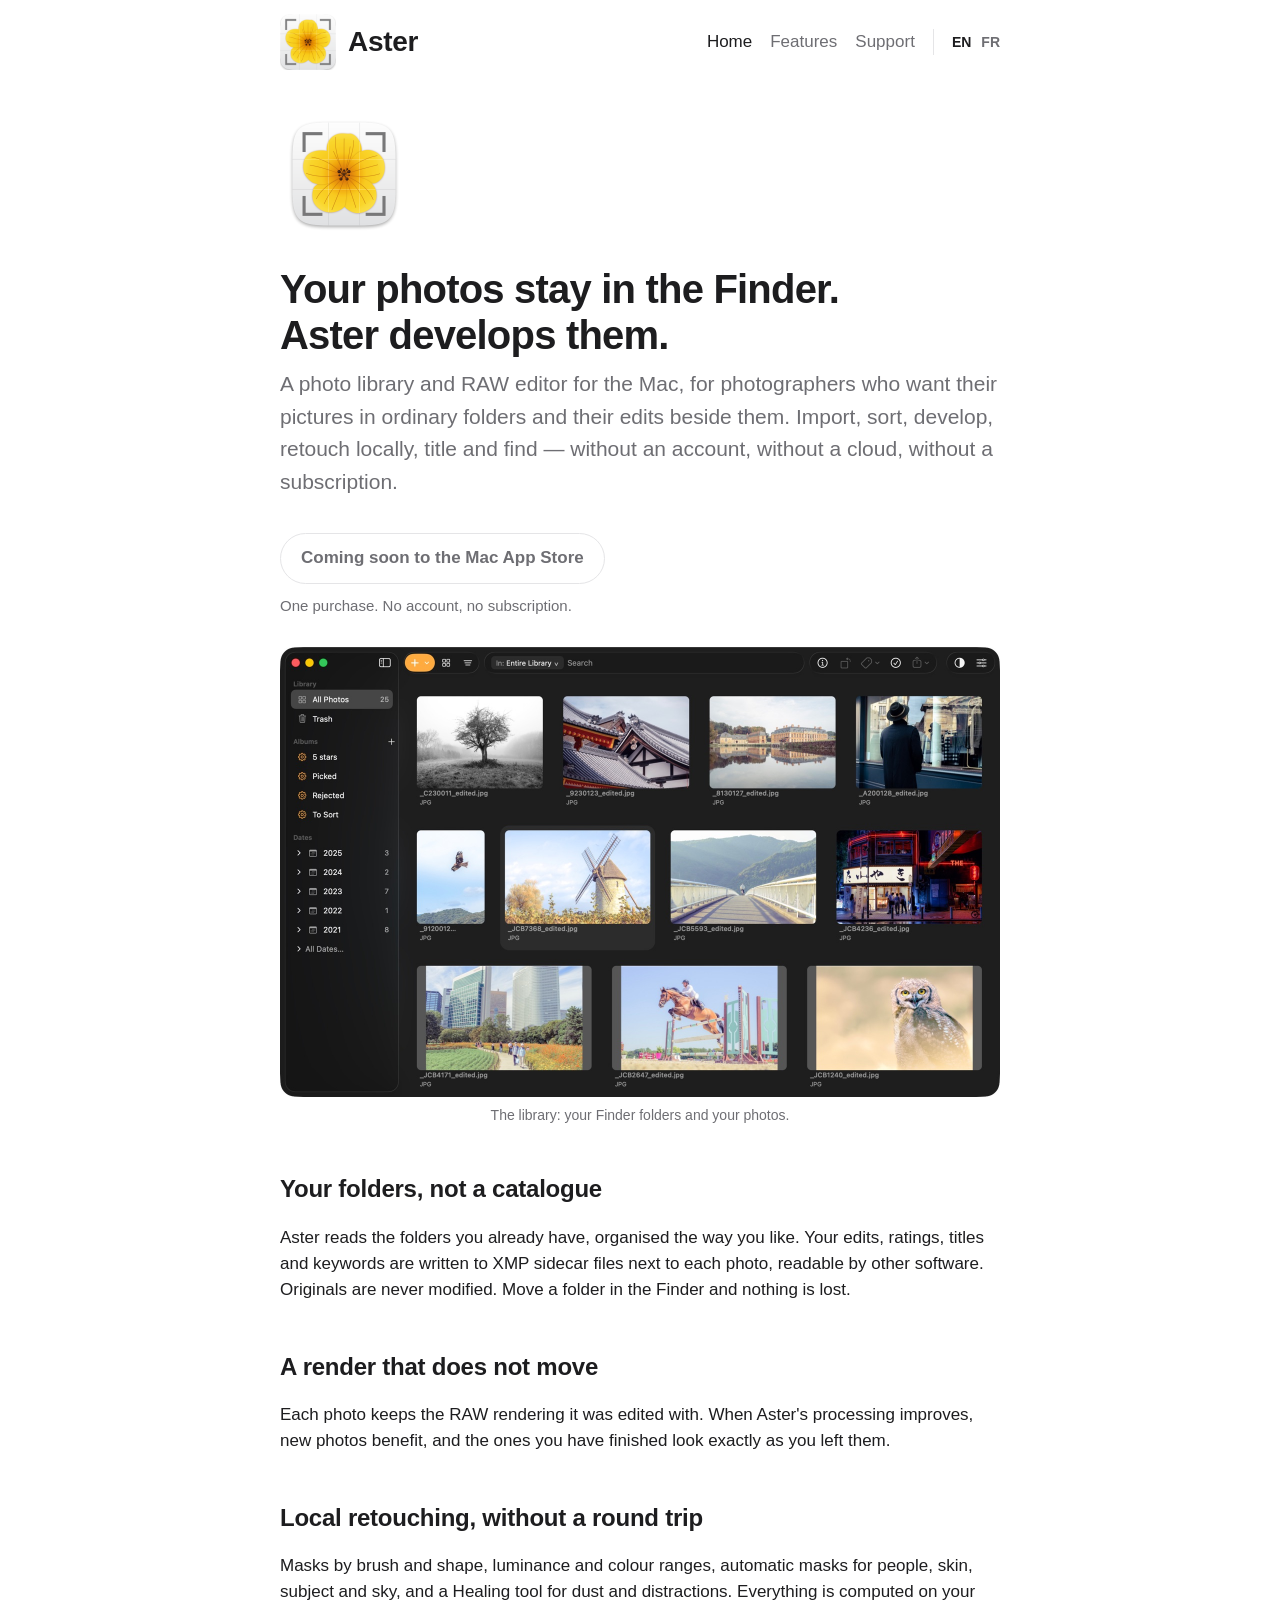
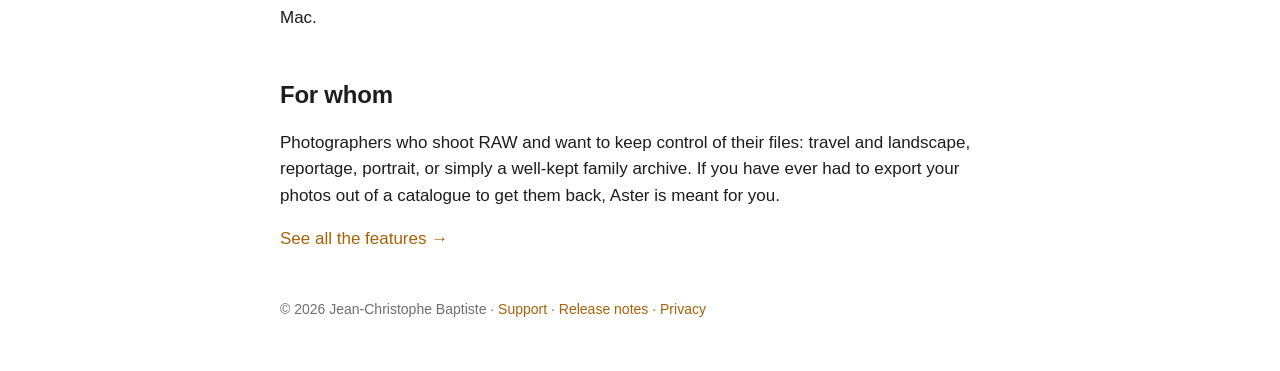
<file: docs/index.html>
<!doctype html>
<html lang="en">
<head>
  <meta charset="utf-8">
  <meta name="viewport" content="width=device-width, initial-scale=1">
  <title>Aster — Photo editing on the Mac, with your files where they are</title>
  <meta name="description" content="Aster is a photo library and RAW editor for the Mac. Your photos stay in ordinary Finder folders. One purchase, no subscription.">
  <link rel="alternate" hreflang="en" href="https://aster.jcbaptiste.com/">
  <link rel="alternate" hreflang="fr" href="https://aster.jcbaptiste.com/fr/">
  <link rel="alternate" hreflang="x-default" href="https://aster.jcbaptiste.com/">
  <link rel="stylesheet" href="style.css">
  <link rel="icon" href="images/icon.png">
  <link rel="apple-touch-icon" href="images/icon.png">
</head>
<body>
  <header class="site">
    <a class="brand" href="./"><img src="images/logo.png" alt="">Aster</a>
    <nav><a class="current" href="./">Home</a><a href="features.html">Features</a><a href="support.html">Support</a><span class="lang"><a class="current" href="./" hreflang="en" lang="en">EN</a><a href="fr/./" hreflang="fr" lang="fr">FR</a></span></nav>
  </header>
  <main>
    <img class="hero-icon" src="images/icon-512.png" alt="The Aster icon">
    <h1>Your photos stay in the Finder.<br>Aster develops them.</h1>
    <p class="lede">A photo library and RAW editor for the Mac, for photographers who want their pictures in ordinary folders and their edits beside them. Import, sort, develop, retouch locally, title and find — without an account, without a cloud, without a subscription.</p>
    <span class="cta soon">Coming soon to the Mac App Store</span>
    <p class="note">One purchase. No account, no subscription.</p>

    <figure><img src="images/en/grille.jpg" alt="The Aster library window: a grid of photos, with the folders on the left" width="1440" height="900" loading="lazy"><figcaption>The library: your Finder folders and your photos.</figcaption></figure>

    <h2>Your folders, not a catalogue</h2>
    <p>Aster reads the folders you already have, organised the way you like. Your edits, ratings, titles and keywords are written to XMP sidecar files next to each photo, readable by other software. Originals are never modified. Move a folder in the Finder and nothing is lost.</p>

    <h2>A render that does not move</h2>
    <p>Each photo keeps the RAW rendering it was edited with. When Aster's processing improves, new photos benefit, and the ones you have finished look exactly as you left them.</p>

    <h2>Local retouching, without a round trip</h2>
    <p>Masks by brush and shape, luminance and colour ranges, automatic masks for people, skin, subject and sky, and a Healing tool for dust and distractions. Everything is computed on your Mac.</p>

    <h2>For whom</h2>
    <p>Photographers who shoot RAW and want to keep control of their files: travel and landscape, reportage, portrait, or simply a well-kept family archive. If you have ever had to export your photos out of a catalogue to get them back, Aster is meant for you.</p>

    <p><a href="features.html">See all the features →</a></p>
  </main>
  <footer class="site">
    © 2026 Jean-Christophe Baptiste · <a href="support.html">Support</a> · <a href="release-notes.html">Release notes</a> · <a href="privacy.html">Privacy</a>
  </footer>
</body>
</html>
</file>
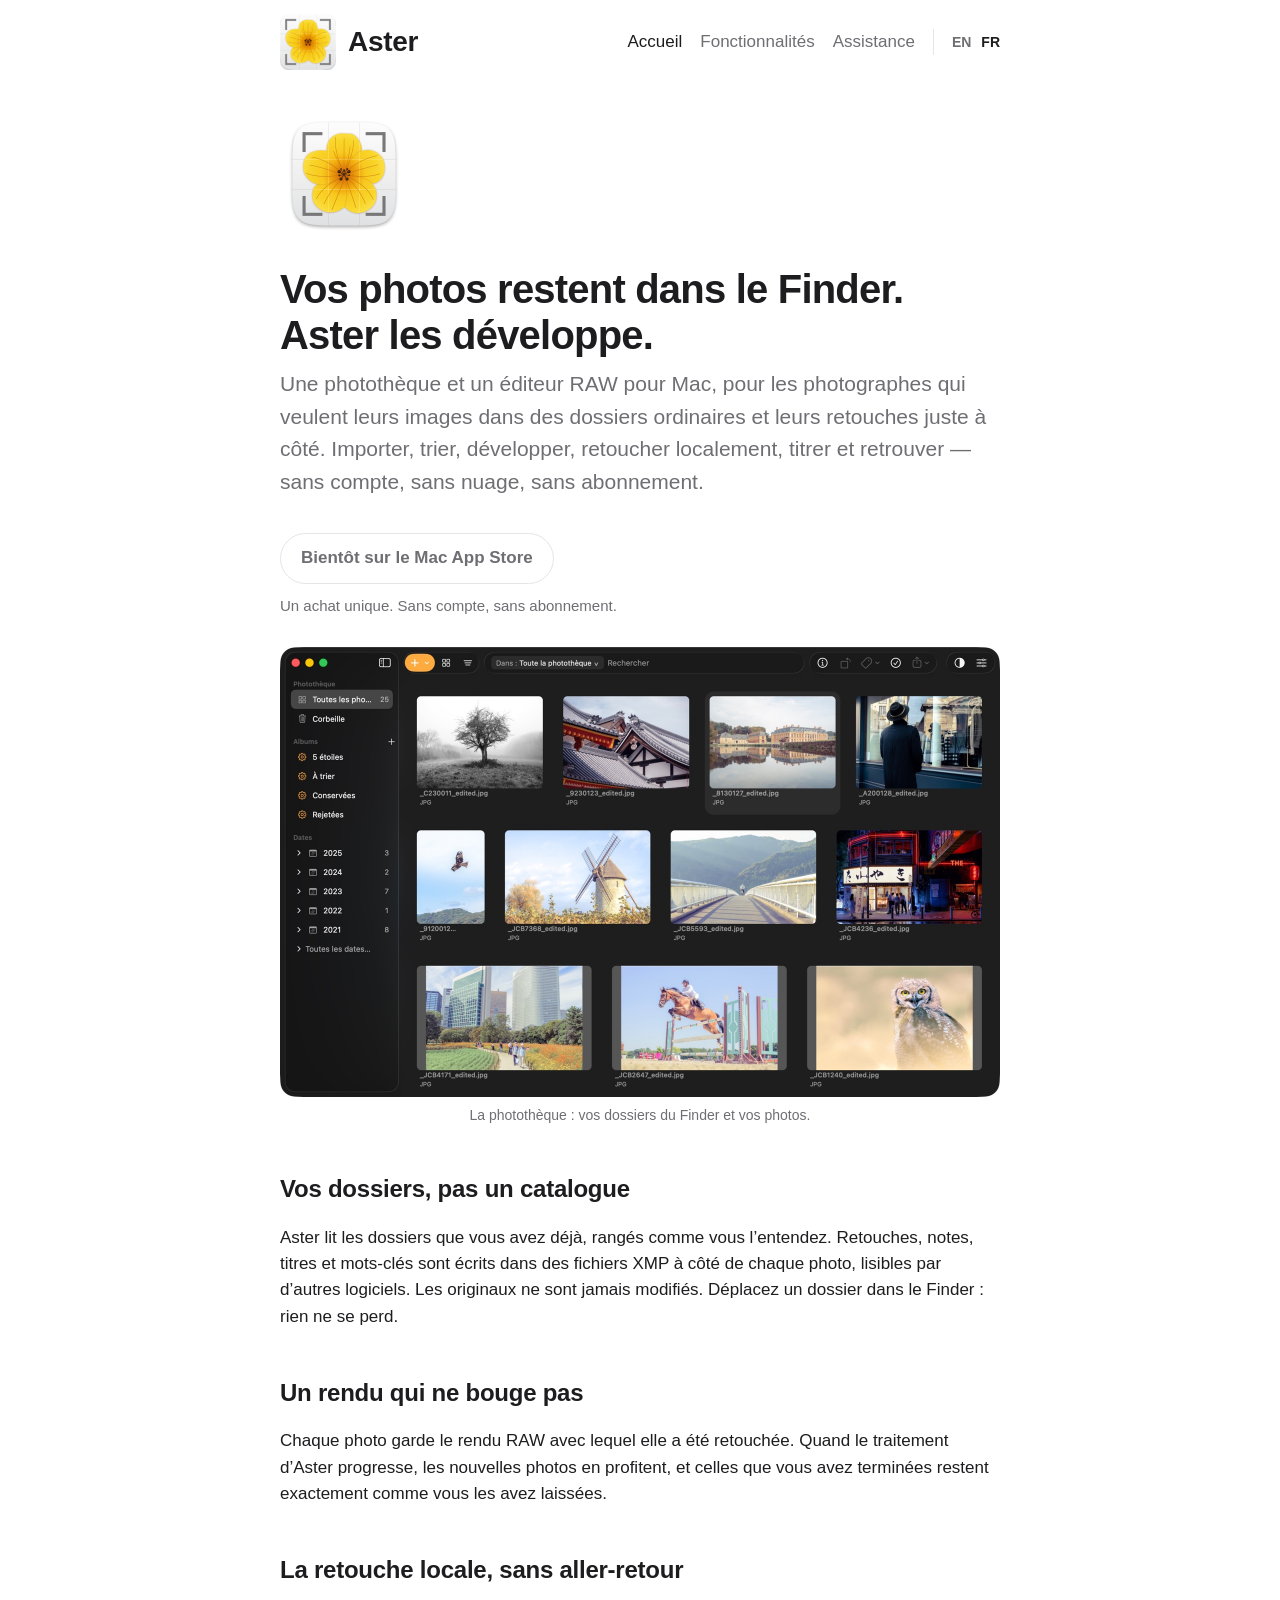
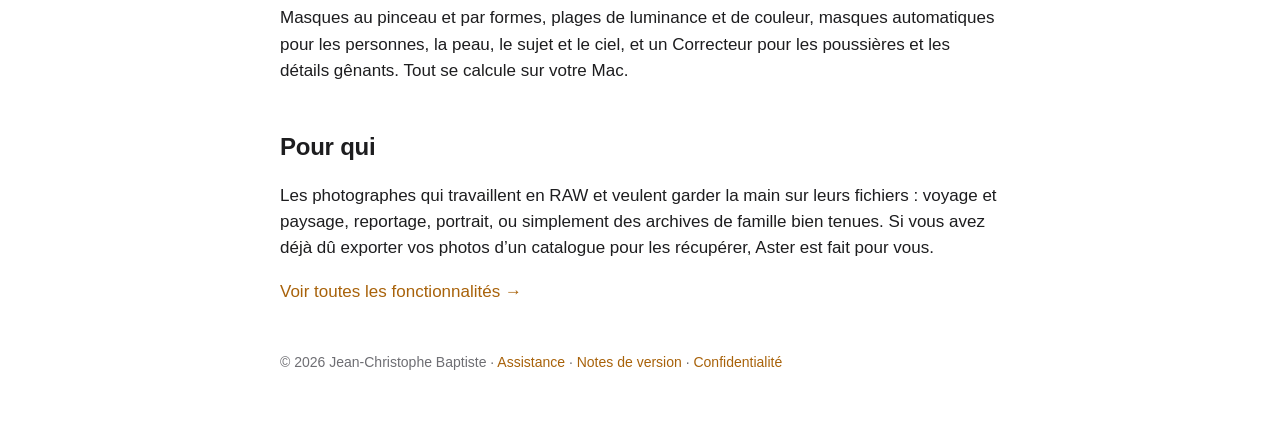
<file: docs/fr/index.html>
<!doctype html>
<html lang="fr">
<head>
  <meta charset="utf-8">
  <meta name="viewport" content="width=device-width, initial-scale=1">
  <title>Aster — La retouche photo sur Mac, vos fichiers là où ils sont</title>
  <meta name="description" content="Aster est une photothèque et un éditeur RAW pour Mac. Vos photos restent dans des dossiers ordinaires du Finder. Un achat unique, sans abonnement.">
  <link rel="alternate" hreflang="en" href="https://aster.jcbaptiste.com/">
  <link rel="alternate" hreflang="fr" href="https://aster.jcbaptiste.com/fr/">
  <link rel="alternate" hreflang="x-default" href="https://aster.jcbaptiste.com/">
  <link rel="stylesheet" href="../style.css">
  <link rel="icon" href="../images/icon.png">
  <link rel="apple-touch-icon" href="../images/icon.png">
</head>
<body>
  <header class="site">
    <a class="brand" href="./"><img src="../images/logo.png" alt="">Aster</a>
    <nav><a class="current" href="./">Accueil</a><a href="features.html">Fonctionnalités</a><a href="support.html">Assistance</a><span class="lang"><a href=".././" hreflang="en" lang="en">EN</a><a class="current" href="./" hreflang="fr" lang="fr">FR</a></span></nav>
  </header>
  <main>
    <img class="hero-icon" src="../images/icon-512.png" alt="L’icône d’Aster">
    <h1>Vos photos restent dans le Finder.<br>Aster les développe.</h1>
    <p class="lede">Une photothèque et un éditeur RAW pour Mac, pour les photographes qui veulent leurs images dans des dossiers ordinaires et leurs retouches juste à côté. Importer, trier, développer, retoucher localement, titrer et retrouver — sans compte, sans nuage, sans abonnement.</p>
    <span class="cta soon">Bientôt sur le Mac App Store</span>
    <p class="note">Un achat unique. Sans compte, sans abonnement.</p>

    <figure><img src="../images/fr/grille.jpg" alt="La fenêtre de la photothèque Aster : une grille de photos, avec les dossiers à gauche" width="1440" height="900" loading="lazy"><figcaption>La photothèque : vos dossiers du Finder et vos photos.</figcaption></figure>

    <h2>Vos dossiers, pas un catalogue</h2>
    <p>Aster lit les dossiers que vous avez déjà, rangés comme vous l’entendez. Retouches, notes, titres et mots-clés sont écrits dans des fichiers XMP à côté de chaque photo, lisibles par d’autres logiciels. Les originaux ne sont jamais modifiés. Déplacez un dossier dans le Finder : rien ne se perd.</p>

    <h2>Un rendu qui ne bouge pas</h2>
    <p>Chaque photo garde le rendu RAW avec lequel elle a été retouchée. Quand le traitement d’Aster progresse, les nouvelles photos en profitent, et celles que vous avez terminées restent exactement comme vous les avez laissées.</p>

    <h2>La retouche locale, sans aller-retour</h2>
    <p>Masques au pinceau et par formes, plages de luminance et de couleur, masques automatiques pour les personnes, la peau, le sujet et le ciel, et un Correcteur pour les poussières et les détails gênants. Tout se calcule sur votre Mac.</p>

    <h2>Pour qui</h2>
    <p>Les photographes qui travaillent en RAW et veulent garder la main sur leurs fichiers : voyage et paysage, reportage, portrait, ou simplement des archives de famille bien tenues. Si vous avez déjà dû exporter vos photos d’un catalogue pour les récupérer, Aster est fait pour vous.</p>

    <p><a href="features.html">Voir toutes les fonctionnalités →</a></p>
  </main>
  <footer class="site">
    © 2026 Jean-Christophe Baptiste · <a href="support.html">Assistance</a> · <a href="release-notes.html">Notes de version</a> · <a href="privacy.html">Confidentialité</a>
  </footer>
</body>
</html>
</file>
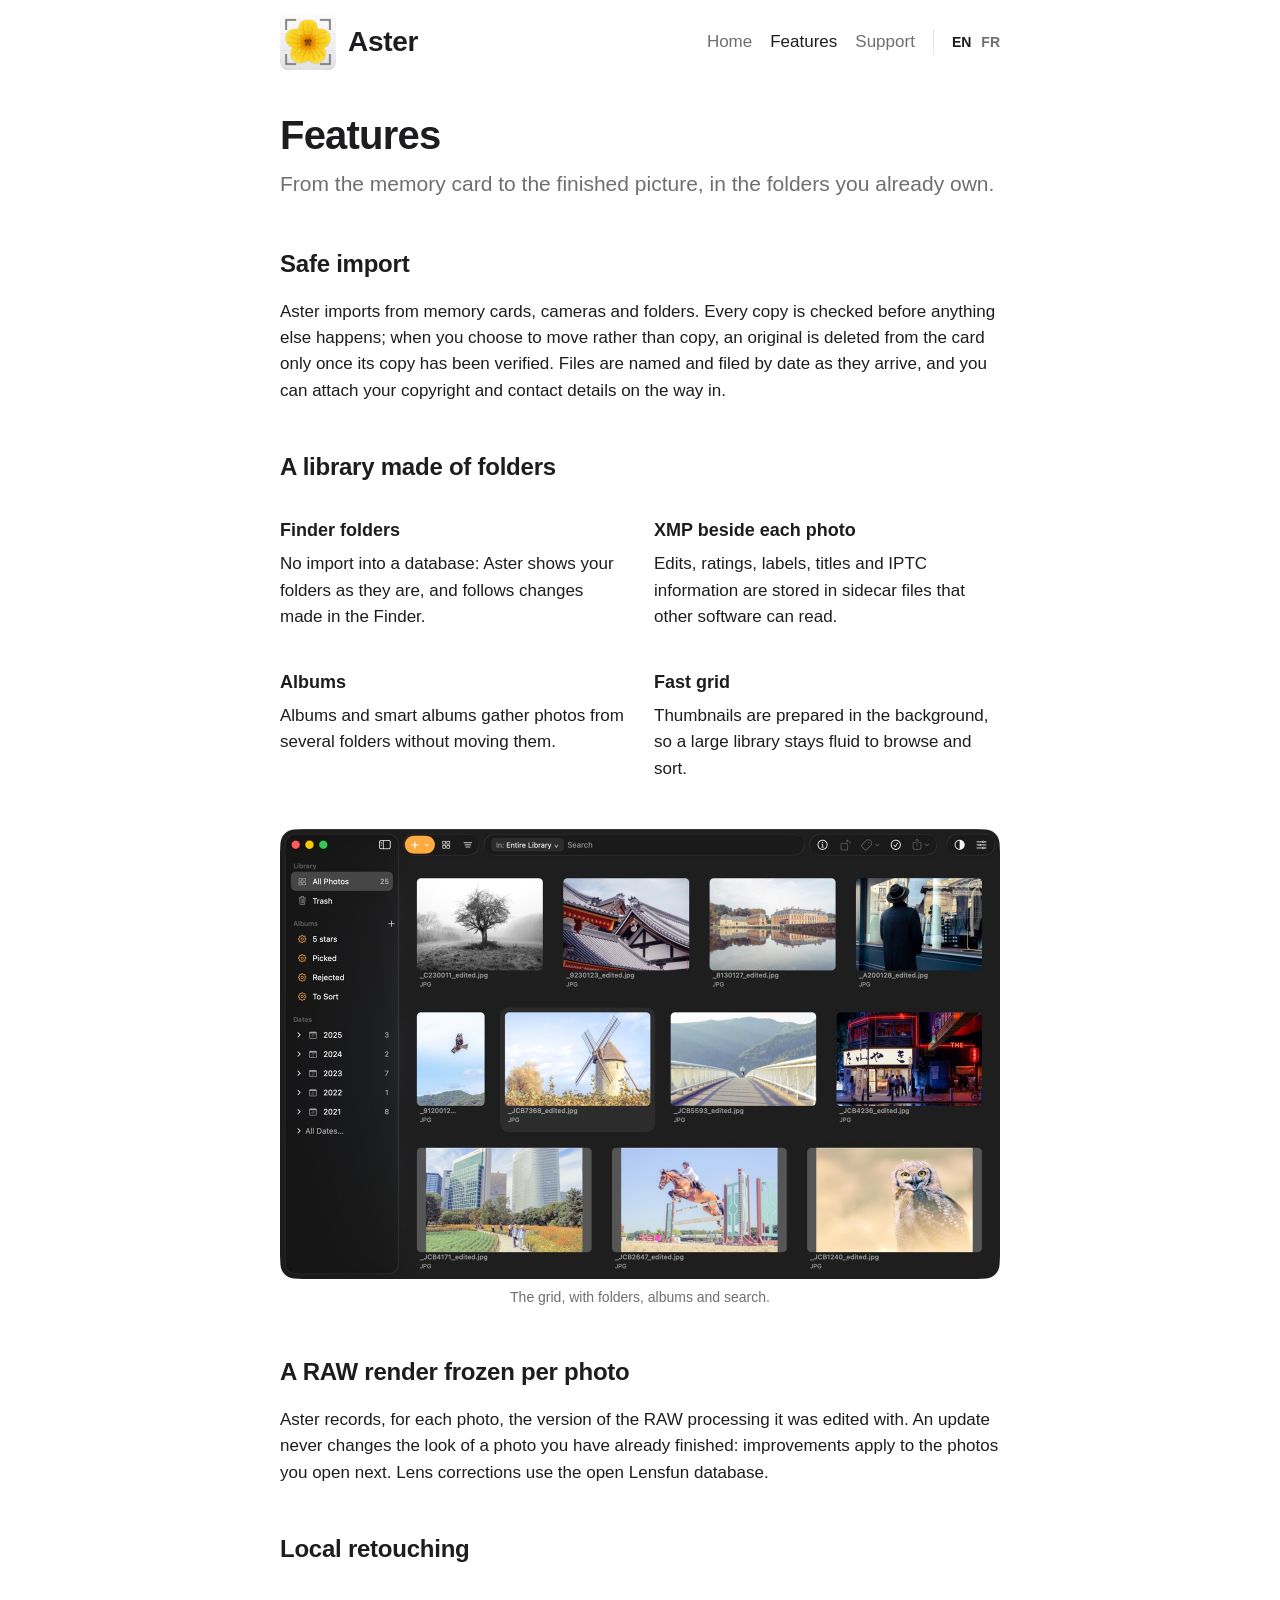
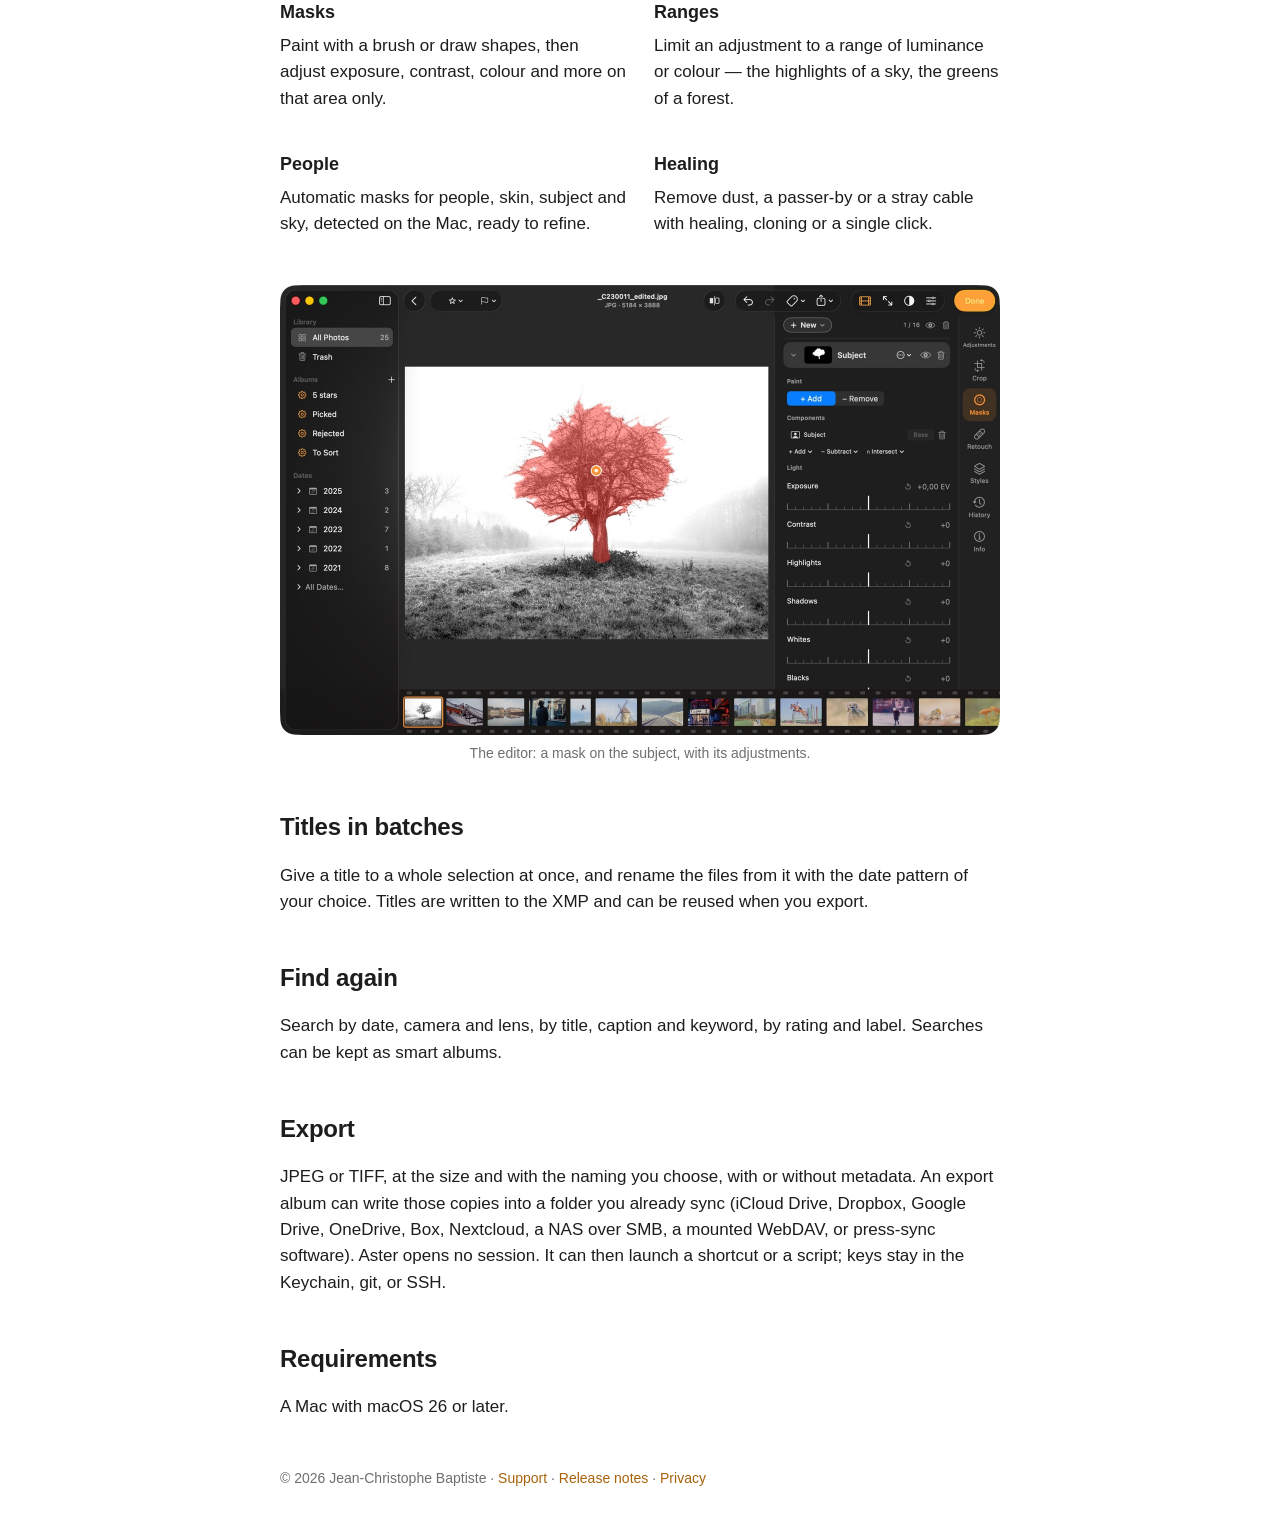
<file: docs/features.html>
<!doctype html>
<html lang="en">
<head>
  <meta charset="utf-8">
  <meta name="viewport" content="width=device-width, initial-scale=1">
  <title>Features — Aster</title>
  <meta name="description" content="What Aster does: safe import, a RAW render frozen per photo, local retouching, batch titles, search by date and camera.">
  <link rel="alternate" hreflang="en" href="https://aster.jcbaptiste.com/features.html">
  <link rel="alternate" hreflang="fr" href="https://aster.jcbaptiste.com/fr/features.html">
  <link rel="alternate" hreflang="x-default" href="https://aster.jcbaptiste.com/features.html">
  <link rel="stylesheet" href="style.css">
  <link rel="icon" href="images/icon.png">
  <link rel="apple-touch-icon" href="images/icon.png">
</head>
<body>
  <header class="site">
    <a class="brand" href="./"><img src="images/logo.png" alt="">Aster</a>
    <nav><a href="./">Home</a><a class="current" href="features.html">Features</a><a href="support.html">Support</a><span class="lang"><a class="current" href="features.html" hreflang="en" lang="en">EN</a><a href="fr/features.html" hreflang="fr" lang="fr">FR</a></span></nav>
  </header>
  <main>
    <h1>Features</h1>
    <p class="lede">From the memory card to the finished picture, in the folders you already own.</p>

    <h2>Safe import</h2>
    <p>Aster imports from memory cards, cameras and folders. Every copy is checked before anything else happens; when you choose to move rather than copy, an original is deleted from the card only once its copy has been verified. Files are named and filed by date as they arrive, and you can attach your copyright and contact details on the way in.</p>

    <h2>A library made of folders</h2>
    <div class="grid">
      <div><h3>Finder folders</h3><p>No import into a database: Aster shows your folders as they are, and follows changes made in the Finder.</p></div>
      <div><h3>XMP beside each photo</h3><p>Edits, ratings, labels, titles and IPTC information are stored in sidecar files that other software can read.</p></div>
      <div><h3>Albums</h3><p>Albums and smart albums gather photos from several folders without moving them.</p></div>
      <div><h3>Fast grid</h3><p>Thumbnails are prepared in the background, so a large library stays fluid to browse and sort.</p></div>
    </div>

    <figure><img src="images/en/grille.jpg" alt="The Aster photo grid" width="1440" height="900" loading="lazy"><figcaption>The grid, with folders, albums and search.</figcaption></figure>

    <h2>A RAW render frozen per photo</h2>
    <p>Aster records, for each photo, the version of the RAW processing it was edited with. An update never changes the look of a photo you have already finished: improvements apply to the photos you open next. Lens corrections use the open Lensfun database.</p>

    <h2>Local retouching</h2>
    <div class="grid">
      <div><h3>Masks</h3><p>Paint with a brush or draw shapes, then adjust exposure, contrast, colour and more on that area only.</p></div>
      <div><h3>Ranges</h3><p>Limit an adjustment to a range of luminance or colour — the highlights of a sky, the greens of a forest.</p></div>
      <div><h3>People</h3><p>Automatic masks for people, skin, subject and sky, detected on the Mac, ready to refine.</p></div>
      <div><h3>Healing</h3><p>Remove dust, a passer-by or a stray cable with healing, cloning or a single click.</p></div>
    </div>

    <figure><img src="images/en/masque.jpg" alt="The Aster editor with a subject mask on a photo" width="1440" height="900" loading="lazy"><figcaption>The editor: a mask on the subject, with its adjustments.</figcaption></figure>

    <h2>Titles in batches</h2>
    <p>Give a title to a whole selection at once, and rename the files from it with the date pattern of your choice. Titles are written to the XMP and can be reused when you export.</p>

    <h2>Find again</h2>
    <p>Search by date, camera and lens, by title, caption and keyword, by rating and label. Searches can be kept as smart albums.</p>

    <h2>Export</h2>
    <p>JPEG or TIFF, at the size and with the naming you choose, with or without metadata. An export album can write those copies into a folder you already sync (iCloud Drive, Dropbox, Google Drive, OneDrive, Box, Nextcloud, a NAS over SMB, a mounted WebDAV, or press-sync software). Aster opens no session. It can then launch a shortcut or a script; keys stay in the Keychain, git, or SSH.</p>

    <h2>Requirements</h2>
    <p>A Mac with macOS 26 or later.</p>
  </main>
  <footer class="site">
    © 2026 Jean-Christophe Baptiste · <a href="support.html">Support</a> · <a href="release-notes.html">Release notes</a> · <a href="privacy.html">Privacy</a>
  </footer>
</body>
</html>
</file>
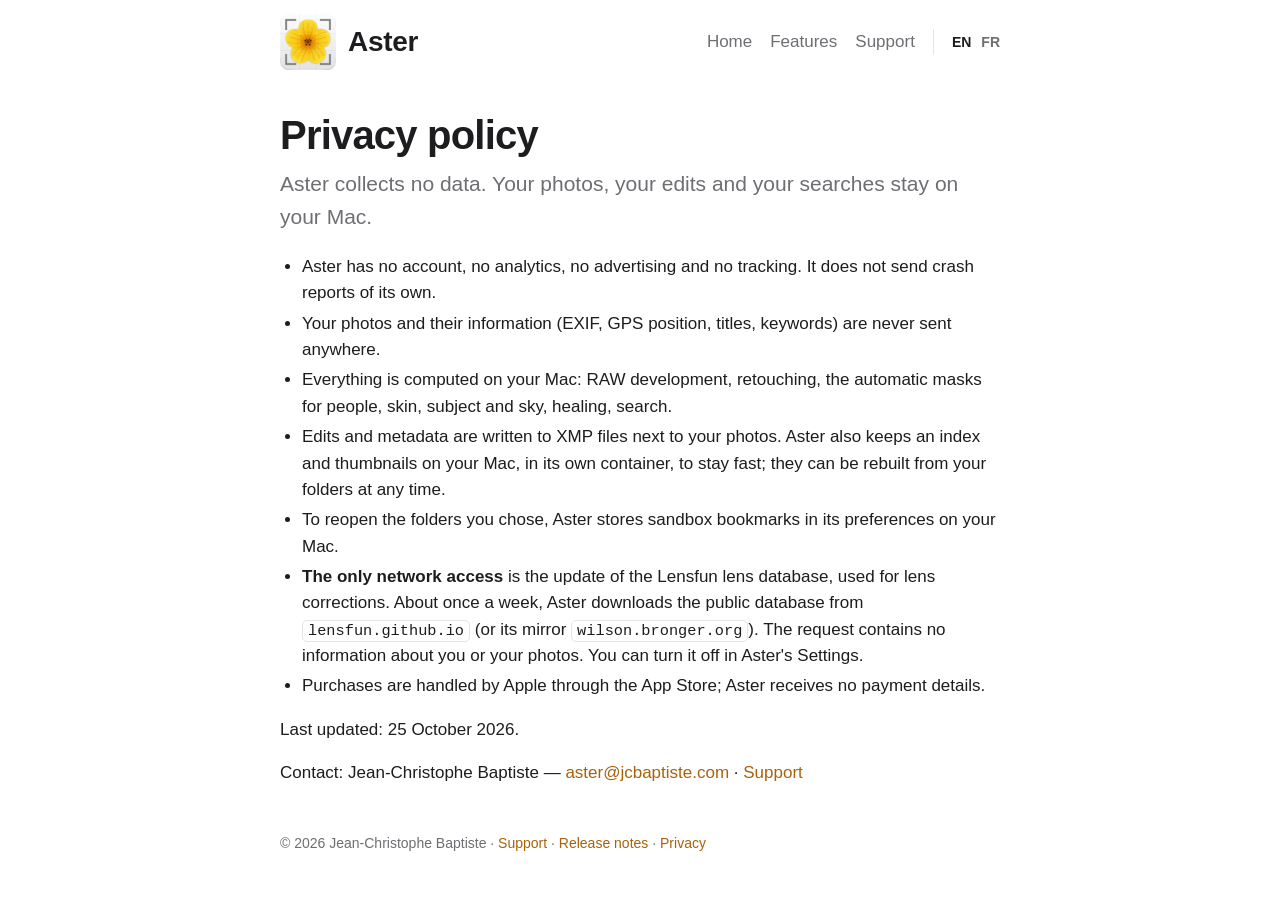
<file: docs/privacy.html>
<!doctype html>
<html lang="en">
<head>
  <meta charset="utf-8">
  <meta name="viewport" content="width=device-width, initial-scale=1">
  <title>Privacy policy — Aster</title>
  <meta name="description" content="Aster privacy policy: no data collected or sent. Everything is computed on your Mac.">
  <link rel="alternate" hreflang="en" href="https://aster.jcbaptiste.com/privacy.html">
  <link rel="alternate" hreflang="fr" href="https://aster.jcbaptiste.com/fr/privacy.html">
  <link rel="alternate" hreflang="x-default" href="https://aster.jcbaptiste.com/privacy.html">
  <link rel="stylesheet" href="style.css">
  <link rel="icon" href="images/icon.png">
  <link rel="apple-touch-icon" href="images/icon.png">
</head>
<body>
  <header class="site">
    <a class="brand" href="./"><img src="images/logo.png" alt="">Aster</a>
    <nav><a href="./">Home</a><a href="features.html">Features</a><a href="support.html">Support</a><span class="lang"><a class="current" href="privacy.html" hreflang="en" lang="en">EN</a><a href="fr/privacy.html" hreflang="fr" lang="fr">FR</a></span></nav>
  </header>
  <main>
    <h1>Privacy policy</h1>
    <p class="lede">Aster collects no data. Your photos, your edits and your searches stay on your Mac.</p>
    <ul>
      <li>Aster has no account, no analytics, no advertising and no tracking. It does not send crash reports of its own.</li>
      <li>Your photos and their information (EXIF, GPS position, titles, keywords) are never sent anywhere.</li>
      <li>Everything is computed on your Mac: RAW development, retouching, the automatic masks for people, skin, subject and sky, healing, search.</li>
      <li>Edits and metadata are written to XMP files next to your photos. Aster also keeps an index and thumbnails on your Mac, in its own container, to stay fast; they can be rebuilt from your folders at any time.</li>
      <li>To reopen the folders you chose, Aster stores sandbox bookmarks in its preferences on your Mac.</li>
      <li><strong>The only network access</strong> is the update of the Lensfun lens database, used for lens corrections. About once a week, Aster downloads the public database from <code>lensfun.github.io</code> (or its mirror <code>wilson.bronger.org</code>). The request contains no information about you or your photos. You can turn it off in Aster's Settings.</li>
      <li>Purchases are handled by Apple through the App Store; Aster receives no payment details.</li>
    </ul>
    <p>Last updated: 25 October 2026.</p>
    <p>Contact: Jean-Christophe Baptiste — <a href="mailto:aster@jcbaptiste.com">aster@jcbaptiste.com</a> · <a href="support.html">Support</a></p>
  </main>
  <footer class="site">
    © 2026 Jean-Christophe Baptiste · <a href="support.html">Support</a> · <a href="release-notes.html">Release notes</a> · <a href="privacy.html">Privacy</a>
  </footer>
</body>
</html>
</file>
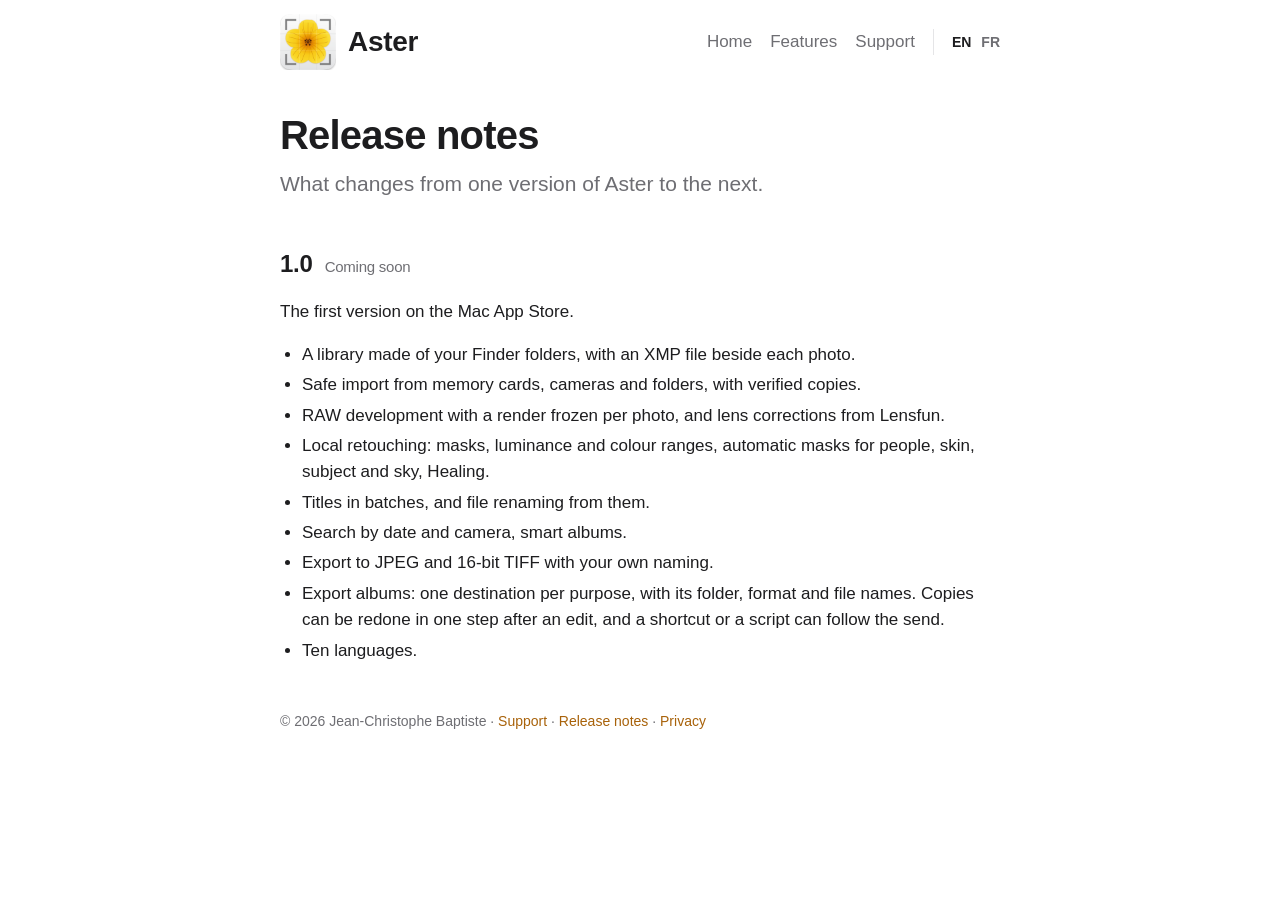
<file: docs/release-notes.html>
<!doctype html>
<html lang="en">
<head>
  <meta charset="utf-8">
  <meta name="viewport" content="width=device-width, initial-scale=1">
  <title>Release notes — Aster</title>
  <meta name="description" content="What is new in each version of Aster.">
  <link rel="alternate" hreflang="en" href="https://aster.jcbaptiste.com/release-notes.html">
  <link rel="alternate" hreflang="fr" href="https://aster.jcbaptiste.com/fr/release-notes.html">
  <link rel="alternate" hreflang="x-default" href="https://aster.jcbaptiste.com/release-notes.html">
  <link rel="stylesheet" href="style.css">
  <link rel="icon" href="images/icon.png">
  <link rel="apple-touch-icon" href="images/icon.png">
</head>
<body>
  <header class="site">
    <a class="brand" href="./"><img src="images/logo.png" alt="">Aster</a>
    <nav><a href="./">Home</a><a href="features.html">Features</a><a href="support.html">Support</a><span class="lang"><a class="current" href="release-notes.html" hreflang="en" lang="en">EN</a><a href="fr/release-notes.html" hreflang="fr" lang="fr">FR</a></span></nav>
  </header>
  <main class="release">
    <h1>Release notes</h1>
    <p class="lede">What changes from one version of Aster to the next.</p>

    <h2>1.0 <small>Coming soon</small></h2>
    <p>The first version on the Mac App Store.</p>
    <ul>
      <li>A library made of your Finder folders, with an XMP file beside each photo.</li>
      <li>Safe import from memory cards, cameras and folders, with verified copies.</li>
      <li>RAW development with a render frozen per photo, and lens corrections from Lensfun.</li>
      <li>Local retouching: masks, luminance and colour ranges, automatic masks for people, skin, subject and sky, Healing.</li>
      <li>Titles in batches, and file renaming from them.</li>
      <li>Search by date and camera, smart albums.</li>
      <li>Export to JPEG and 16-bit TIFF with your own naming.</li>
      <li>Export albums: one destination per purpose, with its folder, format and file names. Copies can be redone in one step after an edit, and a shortcut or a script can follow the send.</li>
      <li>Ten languages.</li>
    </ul>
  </main>
  <footer class="site">
    © 2026 Jean-Christophe Baptiste · <a href="support.html">Support</a> · <a href="release-notes.html">Release notes</a> · <a href="privacy.html">Privacy</a>
  </footer>
</body>
</html>
</file>
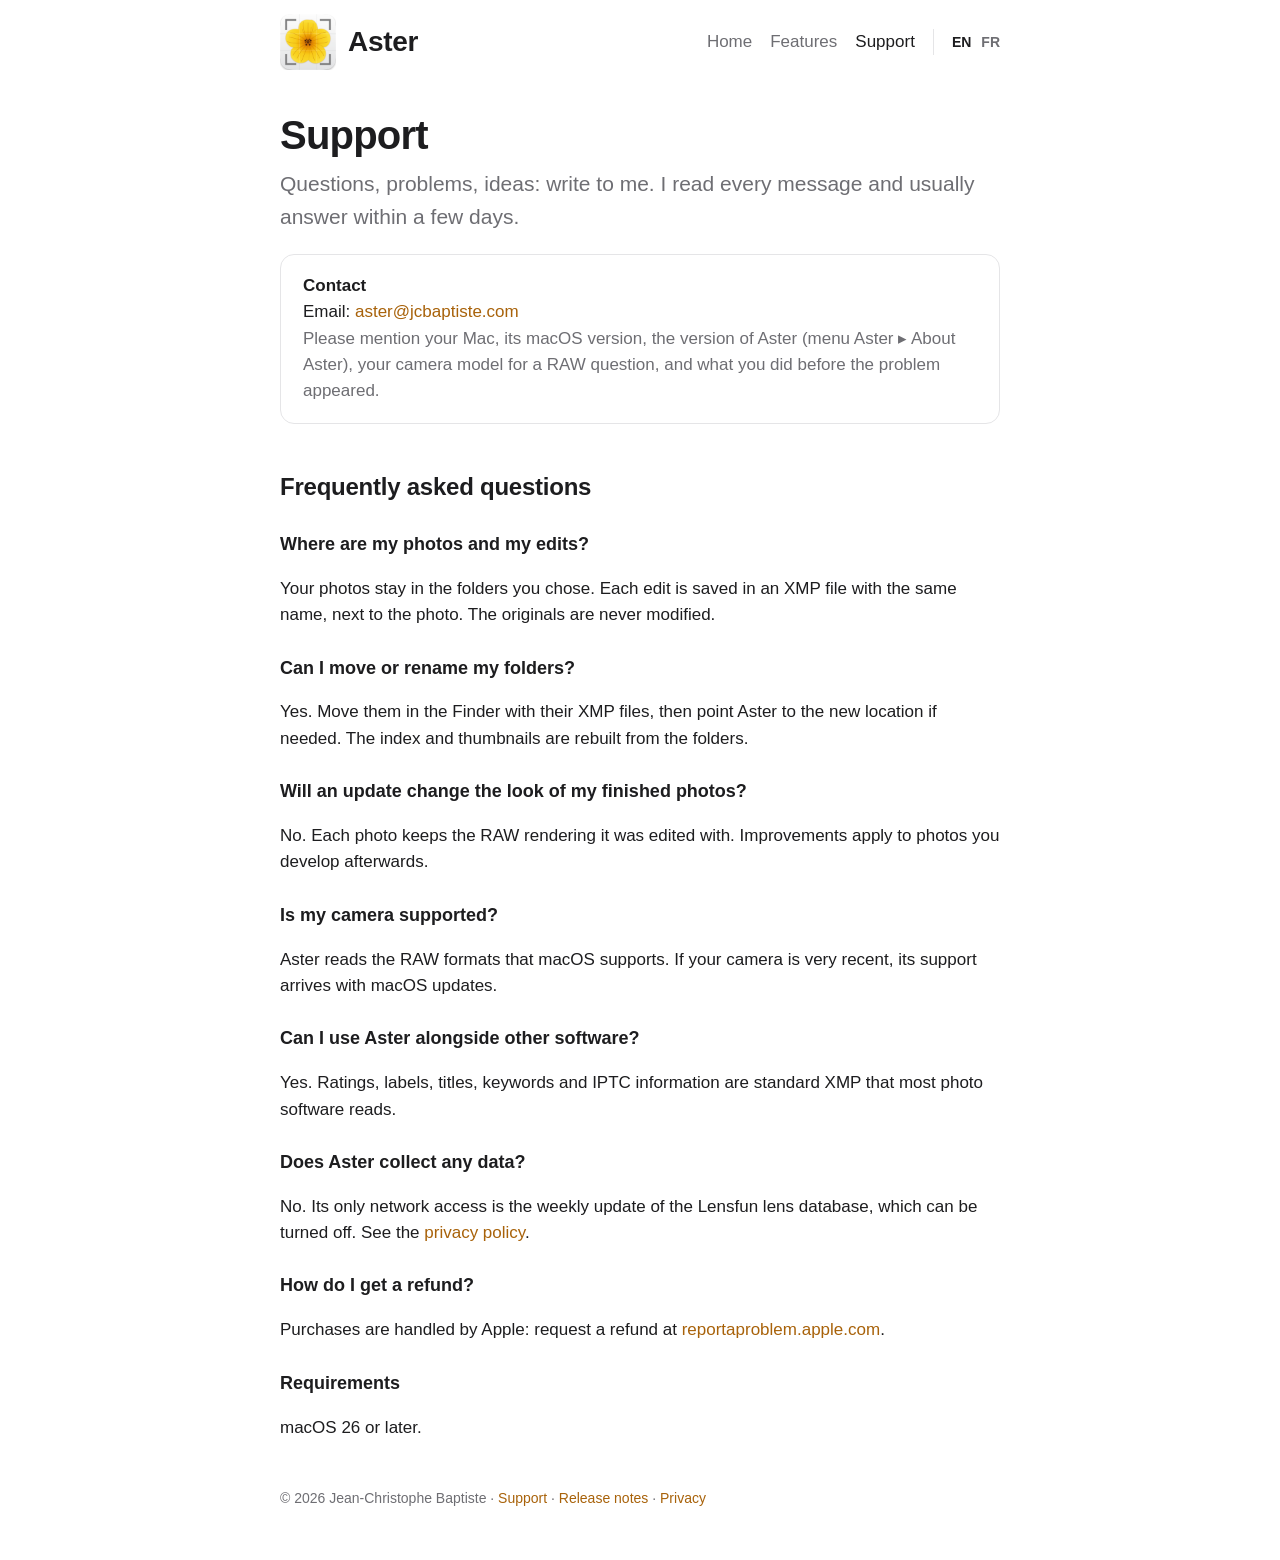
<file: docs/support.html>
<!doctype html>
<html lang="en">
<head>
  <meta charset="utf-8">
  <meta name="viewport" content="width=device-width, initial-scale=1">
  <title>Aster Support</title>
  <meta name="description" content="Help and contact for Aster, the photo library and RAW editor for the Mac.">
  <link rel="alternate" hreflang="en" href="https://aster.jcbaptiste.com/support.html">
  <link rel="alternate" hreflang="fr" href="https://aster.jcbaptiste.com/fr/support.html">
  <link rel="alternate" hreflang="x-default" href="https://aster.jcbaptiste.com/support.html">
  <link rel="stylesheet" href="style.css">
  <link rel="icon" href="images/icon.png">
  <link rel="apple-touch-icon" href="images/icon.png">
</head>
<body>
  <header class="site">
    <a class="brand" href="./"><img src="images/logo.png" alt="">Aster</a>
    <nav><a href="./">Home</a><a href="features.html">Features</a><a class="current" href="support.html">Support</a><span class="lang"><a class="current" href="support.html" hreflang="en" lang="en">EN</a><a href="fr/support.html" hreflang="fr" lang="fr">FR</a></span></nav>
  </header>
  <main>
    <h1>Support</h1>
    <p class="lede">Questions, problems, ideas: write to me. I read every message and usually answer within a few days.</p>

    <div class="box">
      <strong>Contact</strong><br>
      Email: <a href="mailto:aster@jcbaptiste.com">aster@jcbaptiste.com</a><br>
      <span style="color:var(--muted)">Please mention your Mac, its macOS version, the version of Aster (menu Aster ▸ About Aster), your camera model for a RAW question, and what you did before the problem appeared.</span>
    </div>

    <h2>Frequently asked questions</h2>
    <h3>Where are my photos and my edits?</h3>
    <p>Your photos stay in the folders you chose. Each edit is saved in an XMP file with the same name, next to the photo. The originals are never modified.</p>
    <h3>Can I move or rename my folders?</h3>
    <p>Yes. Move them in the Finder with their XMP files, then point Aster to the new location if needed. The index and thumbnails are rebuilt from the folders.</p>
    <h3>Will an update change the look of my finished photos?</h3>
    <p>No. Each photo keeps the RAW rendering it was edited with. Improvements apply to photos you develop afterwards.</p>
    <h3>Is my camera supported?</h3>
    <p>Aster reads the RAW formats that macOS supports. If your camera is very recent, its support arrives with macOS updates.</p>
    <h3>Can I use Aster alongside other software?</h3>
    <p>Yes. Ratings, labels, titles, keywords and IPTC information are standard XMP that most photo software reads.</p>
    <h3>Does Aster collect any data?</h3>
    <p>No. Its only network access is the weekly update of the Lensfun lens database, which can be turned off. See the <a href="privacy.html">privacy policy</a>.</p>
    <h3>How do I get a refund?</h3>
    <p>Purchases are handled by Apple: request a refund at <a href="https://reportaproblem.apple.com">reportaproblem.apple.com</a>.</p>
    <h3>Requirements</h3>
    <p>macOS 26 or later.</p>
  </main>
  <footer class="site">
    © 2026 Jean-Christophe Baptiste · <a href="support.html">Support</a> · <a href="release-notes.html">Release notes</a> · <a href="privacy.html">Privacy</a>
  </footer>
</body>
</html>
</file>
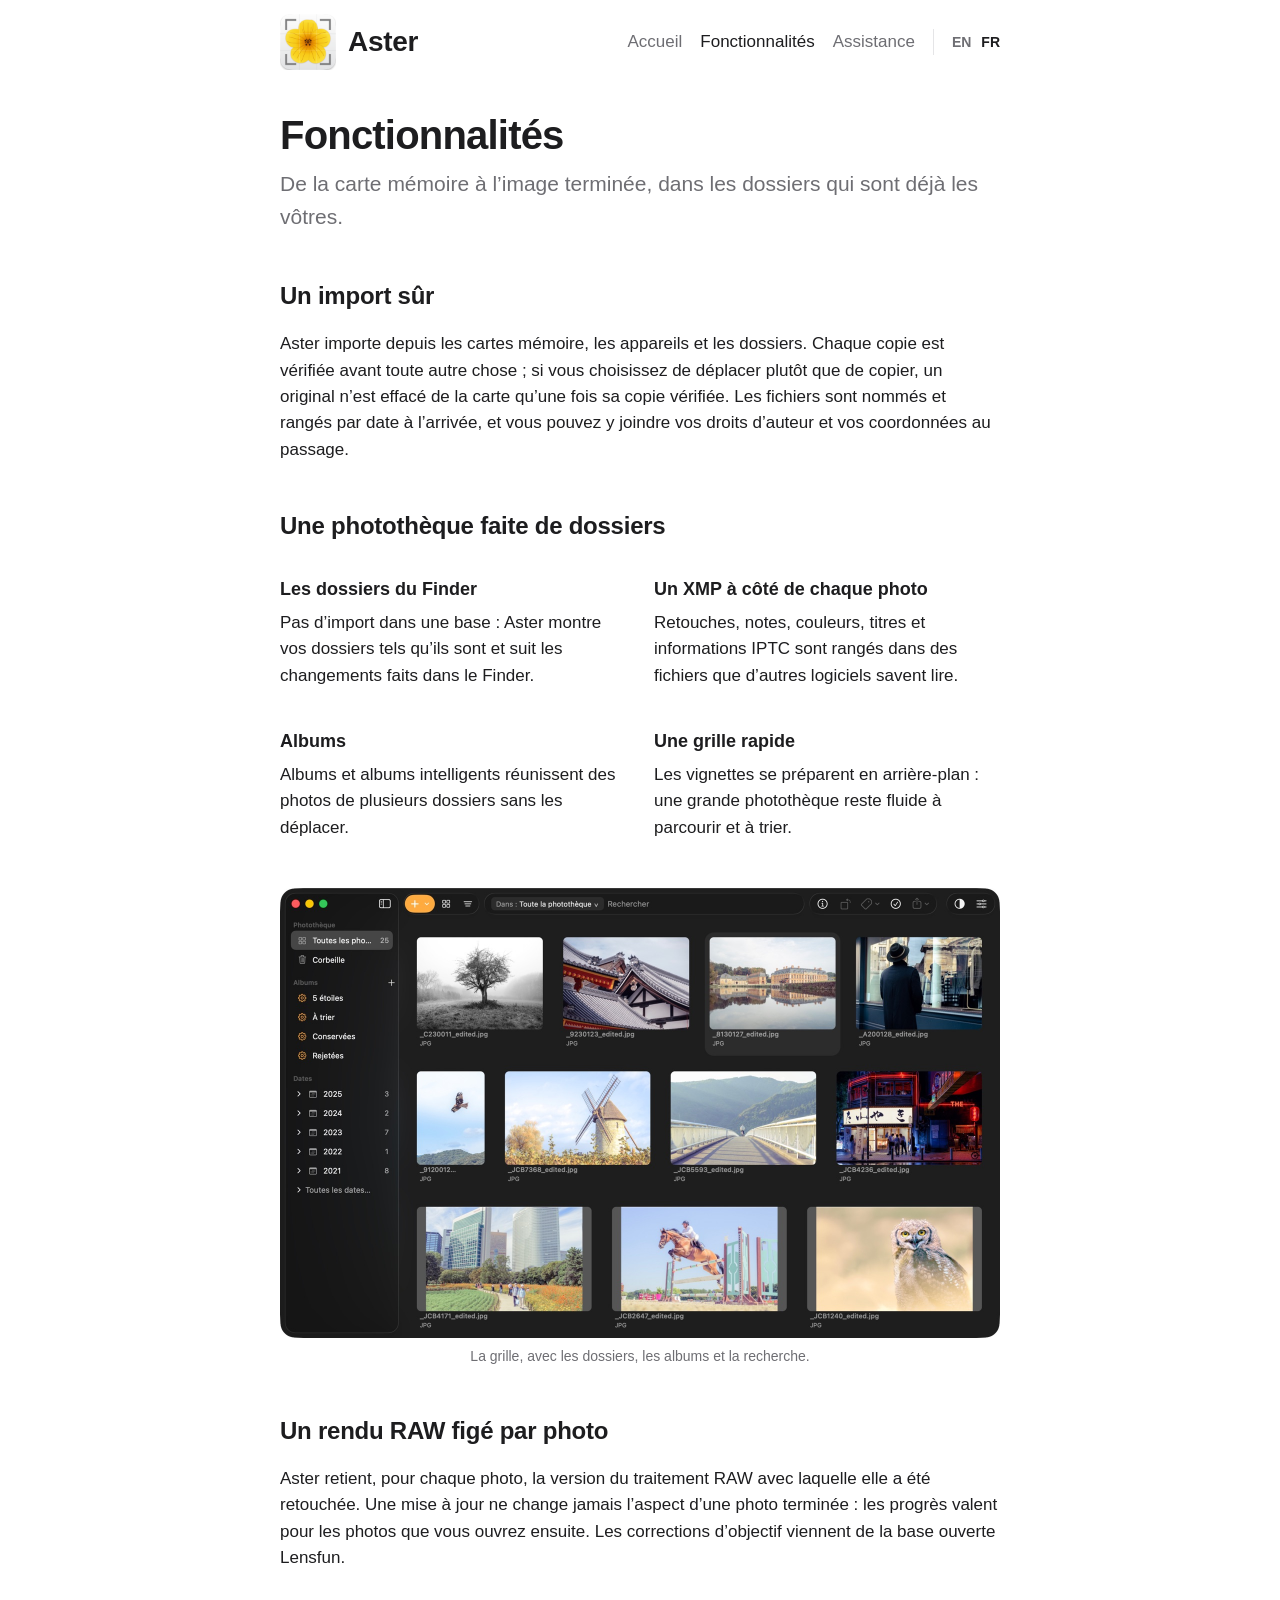
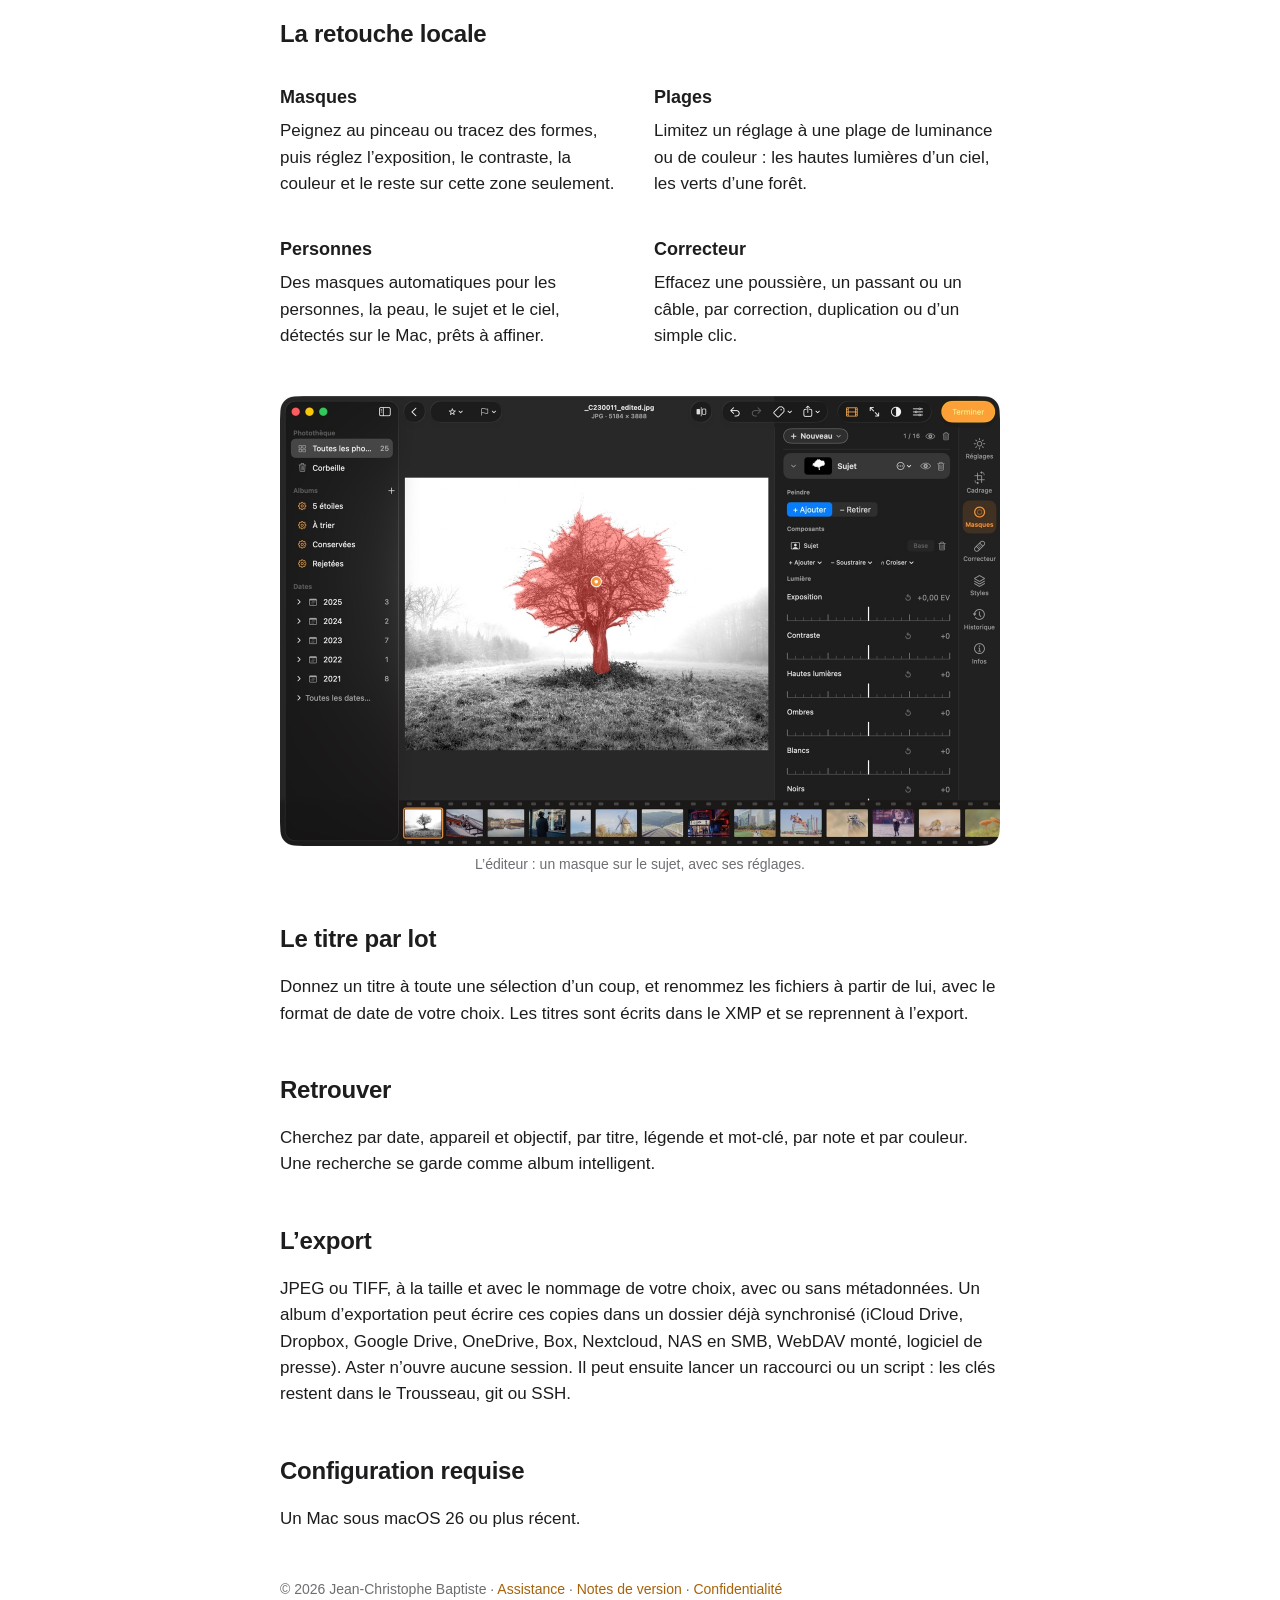
<file: docs/fr/features.html>
<!doctype html>
<html lang="fr">
<head>
  <meta charset="utf-8">
  <meta name="viewport" content="width=device-width, initial-scale=1">
  <title>Fonctionnalités — Aster</title>
  <meta name="description" content="Ce que fait Aster : import sûr, rendu RAW figé par photo, retouche locale, titre par lot, recherche par date et par appareil.">
  <link rel="alternate" hreflang="en" href="https://aster.jcbaptiste.com/features.html">
  <link rel="alternate" hreflang="fr" href="https://aster.jcbaptiste.com/fr/features.html">
  <link rel="alternate" hreflang="x-default" href="https://aster.jcbaptiste.com/features.html">
  <link rel="stylesheet" href="../style.css">
  <link rel="icon" href="../images/icon.png">
  <link rel="apple-touch-icon" href="../images/icon.png">
</head>
<body>
  <header class="site">
    <a class="brand" href="./"><img src="../images/logo.png" alt="">Aster</a>
    <nav><a href="./">Accueil</a><a class="current" href="features.html">Fonctionnalités</a><a href="support.html">Assistance</a><span class="lang"><a href="../features.html" hreflang="en" lang="en">EN</a><a class="current" href="features.html" hreflang="fr" lang="fr">FR</a></span></nav>
  </header>
  <main>
    <h1>Fonctionnalités</h1>
    <p class="lede">De la carte mémoire à l’image terminée, dans les dossiers qui sont déjà les vôtres.</p>

    <h2>Un import sûr</h2>
    <p>Aster importe depuis les cartes mémoire, les appareils et les dossiers. Chaque copie est vérifiée avant toute autre chose ; si vous choisissez de déplacer plutôt que de copier, un original n’est effacé de la carte qu’une fois sa copie vérifiée. Les fichiers sont nommés et rangés par date à l’arrivée, et vous pouvez y joindre vos droits d’auteur et vos coordonnées au passage.</p>

    <h2>Une photothèque faite de dossiers</h2>
    <div class="grid">
      <div><h3>Les dossiers du Finder</h3><p>Pas d’import dans une base : Aster montre vos dossiers tels qu’ils sont et suit les changements faits dans le Finder.</p></div>
      <div><h3>Un XMP à côté de chaque photo</h3><p>Retouches, notes, couleurs, titres et informations IPTC sont rangés dans des fichiers que d’autres logiciels savent lire.</p></div>
      <div><h3>Albums</h3><p>Albums et albums intelligents réunissent des photos de plusieurs dossiers sans les déplacer.</p></div>
      <div><h3>Une grille rapide</h3><p>Les vignettes se préparent en arrière-plan : une grande photothèque reste fluide à parcourir et à trier.</p></div>
    </div>

    <figure><img src="../images/fr/grille.jpg" alt="La grille de photos d’Aster" width="1440" height="900" loading="lazy"><figcaption>La grille, avec les dossiers, les albums et la recherche.</figcaption></figure>

    <h2>Un rendu RAW figé par photo</h2>
    <p>Aster retient, pour chaque photo, la version du traitement RAW avec laquelle elle a été retouchée. Une mise à jour ne change jamais l’aspect d’une photo terminée : les progrès valent pour les photos que vous ouvrez ensuite. Les corrections d’objectif viennent de la base ouverte Lensfun.</p>

    <h2>La retouche locale</h2>
    <div class="grid">
      <div><h3>Masques</h3><p>Peignez au pinceau ou tracez des formes, puis réglez l’exposition, le contraste, la couleur et le reste sur cette zone seulement.</p></div>
      <div><h3>Plages</h3><p>Limitez un réglage à une plage de luminance ou de couleur : les hautes lumières d’un ciel, les verts d’une forêt.</p></div>
      <div><h3>Personnes</h3><p>Des masques automatiques pour les personnes, la peau, le sujet et le ciel, détectés sur le Mac, prêts à affiner.</p></div>
      <div><h3>Correcteur</h3><p>Effacez une poussière, un passant ou un câble, par correction, duplication ou d’un simple clic.</p></div>
    </div>

    <figure><img src="../images/fr/masque.jpg" alt="L’éditeur d’Aster avec un masque sur le sujet d’une photo" width="1440" height="900" loading="lazy"><figcaption>L’éditeur : un masque sur le sujet, avec ses réglages.</figcaption></figure>

    <h2>Le titre par lot</h2>
    <p>Donnez un titre à toute une sélection d’un coup, et renommez les fichiers à partir de lui, avec le format de date de votre choix. Les titres sont écrits dans le XMP et se reprennent à l’export.</p>

    <h2>Retrouver</h2>
    <p>Cherchez par date, appareil et objectif, par titre, légende et mot-clé, par note et par couleur. Une recherche se garde comme album intelligent.</p>

    <h2>L’export</h2>
    <p>JPEG ou TIFF, à la taille et avec le nommage de votre choix, avec ou sans métadonnées. Un album d’exportation peut écrire ces copies dans un dossier déjà synchronisé (iCloud Drive, Dropbox, Google Drive, OneDrive, Box, Nextcloud, NAS en SMB, WebDAV monté, logiciel de presse). Aster n’ouvre aucune session. Il peut ensuite lancer un raccourci ou un script : les clés restent dans le Trousseau, git ou SSH.</p>

    <h2>Configuration requise</h2>
    <p>Un Mac sous macOS 26 ou plus récent.</p>
  </main>
  <footer class="site">
    © 2026 Jean-Christophe Baptiste · <a href="support.html">Assistance</a> · <a href="release-notes.html">Notes de version</a> · <a href="privacy.html">Confidentialité</a>
  </footer>
</body>
</html>
</file>
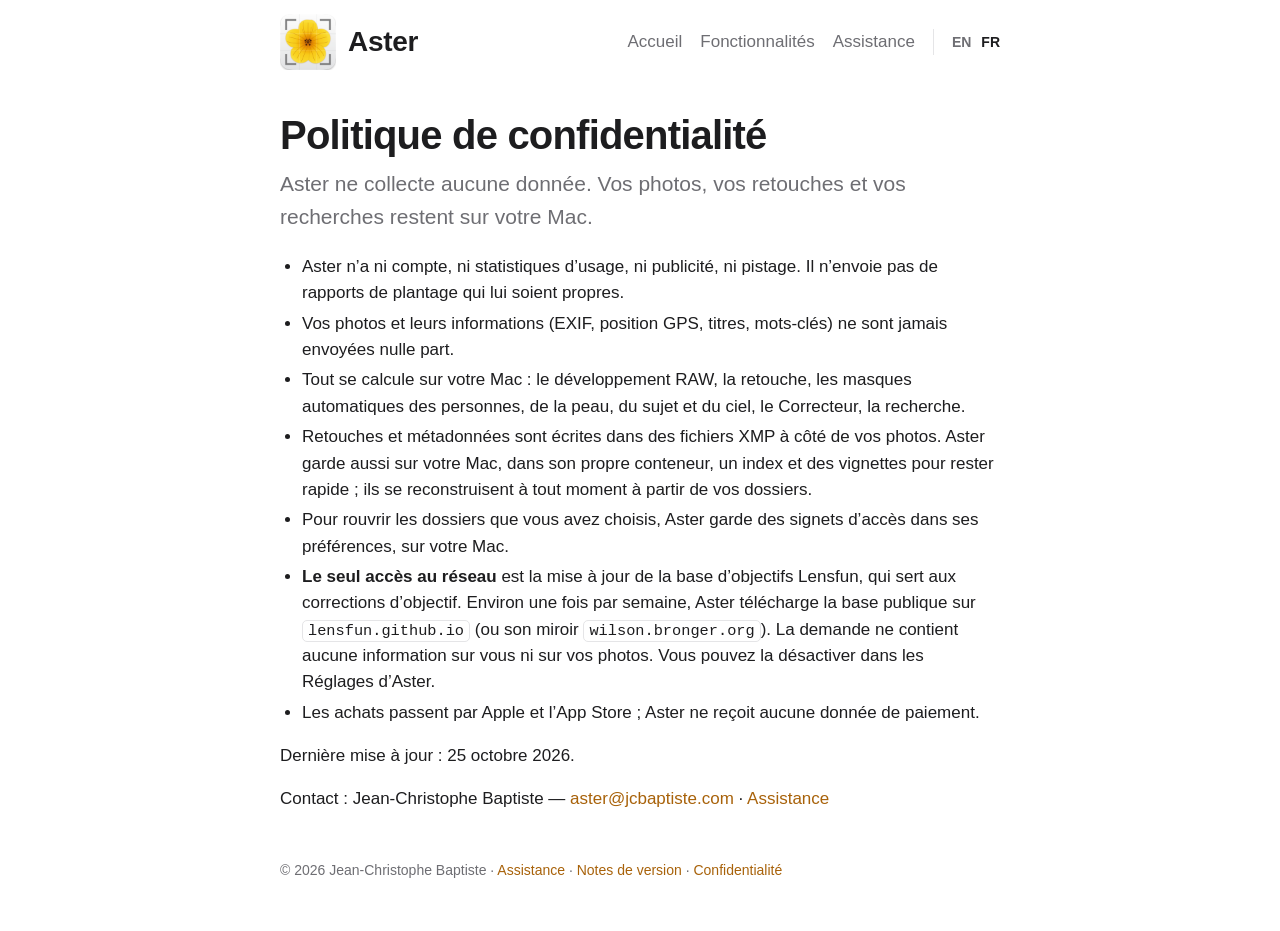
<file: docs/fr/privacy.html>
<!doctype html>
<html lang="fr">
<head>
  <meta charset="utf-8">
  <meta name="viewport" content="width=device-width, initial-scale=1">
  <title>Politique de confidentialité — Aster</title>
  <meta name="description" content="Politique de confidentialité d’Aster : aucune donnée collectée ni envoyée. Tout se calcule sur votre Mac.">
  <link rel="alternate" hreflang="en" href="https://aster.jcbaptiste.com/privacy.html">
  <link rel="alternate" hreflang="fr" href="https://aster.jcbaptiste.com/fr/privacy.html">
  <link rel="alternate" hreflang="x-default" href="https://aster.jcbaptiste.com/privacy.html">
  <link rel="stylesheet" href="../style.css">
  <link rel="icon" href="../images/icon.png">
  <link rel="apple-touch-icon" href="../images/icon.png">
</head>
<body>
  <header class="site">
    <a class="brand" href="./"><img src="../images/logo.png" alt="">Aster</a>
    <nav><a href="./">Accueil</a><a href="features.html">Fonctionnalités</a><a href="support.html">Assistance</a><span class="lang"><a href="../privacy.html" hreflang="en" lang="en">EN</a><a class="current" href="privacy.html" hreflang="fr" lang="fr">FR</a></span></nav>
  </header>
  <main>
    <h1>Politique de confidentialité</h1>
    <p class="lede">Aster ne collecte aucune donnée. Vos photos, vos retouches et vos recherches restent sur votre Mac.</p>
    <ul>
      <li>Aster n’a ni compte, ni statistiques d’usage, ni publicité, ni pistage. Il n’envoie pas de rapports de plantage qui lui soient propres.</li>
      <li>Vos photos et leurs informations (EXIF, position GPS, titres, mots-clés) ne sont jamais envoyées nulle part.</li>
      <li>Tout se calcule sur votre Mac : le développement RAW, la retouche, les masques automatiques des personnes, de la peau, du sujet et du ciel, le Correcteur, la recherche.</li>
      <li>Retouches et métadonnées sont écrites dans des fichiers XMP à côté de vos photos. Aster garde aussi sur votre Mac, dans son propre conteneur, un index et des vignettes pour rester rapide ; ils se reconstruisent à tout moment à partir de vos dossiers.</li>
      <li>Pour rouvrir les dossiers que vous avez choisis, Aster garde des signets d’accès dans ses préférences, sur votre Mac.</li>
      <li><strong>Le seul accès au réseau</strong> est la mise à jour de la base d’objectifs Lensfun, qui sert aux corrections d’objectif. Environ une fois par semaine, Aster télécharge la base publique sur <code>lensfun.github.io</code> (ou son miroir <code>wilson.bronger.org</code>). La demande ne contient aucune information sur vous ni sur vos photos. Vous pouvez la désactiver dans les Réglages d’Aster.</li>
      <li>Les achats passent par Apple et l’App Store ; Aster ne reçoit aucune donnée de paiement.</li>
    </ul>
    <p>Dernière mise à jour : 25 octobre 2026.</p>
    <p>Contact : Jean-Christophe Baptiste — <a href="mailto:aster@jcbaptiste.com">aster@jcbaptiste.com</a> · <a href="support.html">Assistance</a></p>
  </main>
  <footer class="site">
    © 2026 Jean-Christophe Baptiste · <a href="support.html">Assistance</a> · <a href="release-notes.html">Notes de version</a> · <a href="privacy.html">Confidentialité</a>
  </footer>
</body>
</html>
</file>
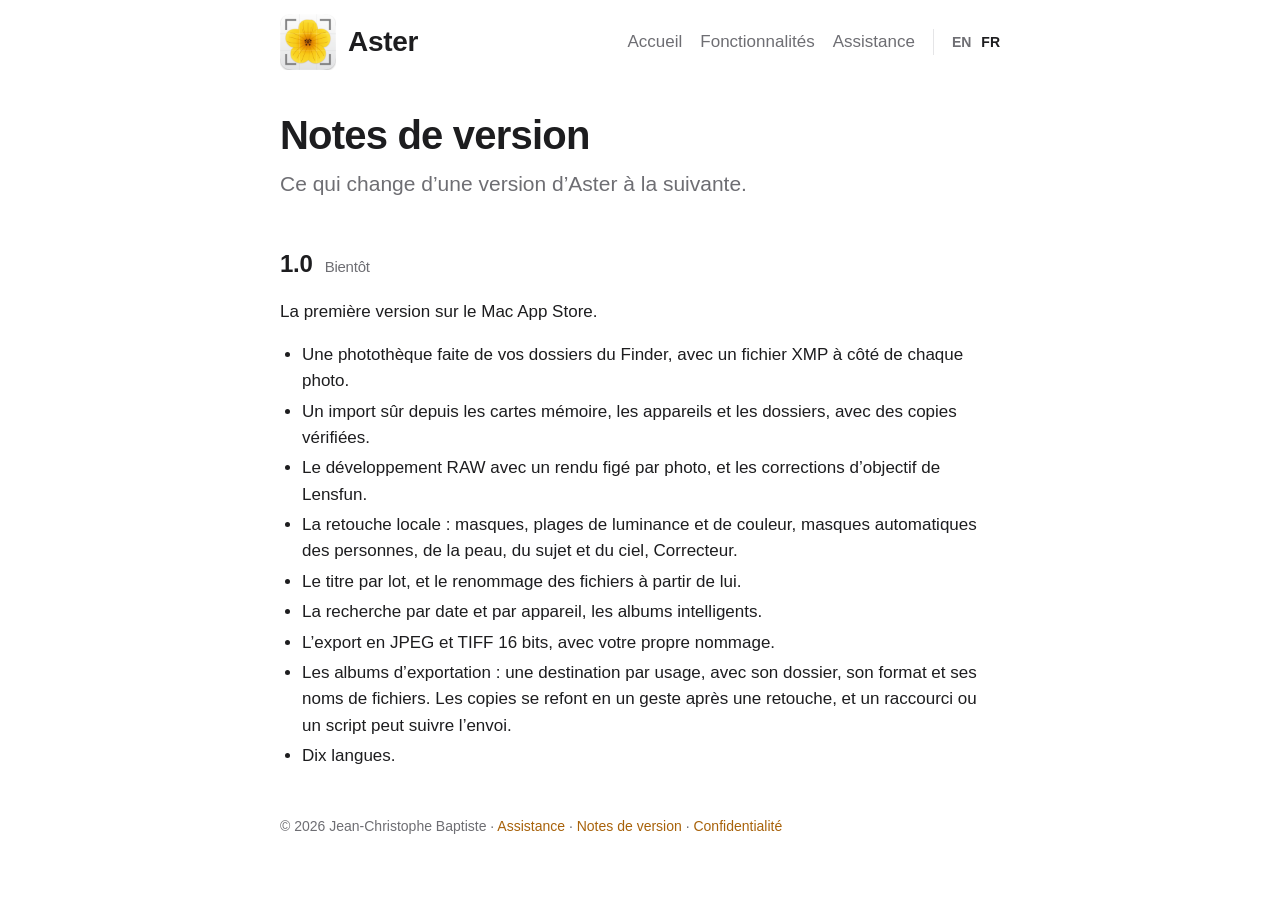
<file: docs/fr/release-notes.html>
<!doctype html>
<html lang="fr">
<head>
  <meta charset="utf-8">
  <meta name="viewport" content="width=device-width, initial-scale=1">
  <title>Notes de version — Aster</title>
  <meta name="description" content="Les nouveautés de chaque version d’Aster.">
  <link rel="alternate" hreflang="en" href="https://aster.jcbaptiste.com/release-notes.html">
  <link rel="alternate" hreflang="fr" href="https://aster.jcbaptiste.com/fr/release-notes.html">
  <link rel="alternate" hreflang="x-default" href="https://aster.jcbaptiste.com/release-notes.html">
  <link rel="stylesheet" href="../style.css">
  <link rel="icon" href="../images/icon.png">
  <link rel="apple-touch-icon" href="../images/icon.png">
</head>
<body>
  <header class="site">
    <a class="brand" href="./"><img src="../images/logo.png" alt="">Aster</a>
    <nav><a href="./">Accueil</a><a href="features.html">Fonctionnalités</a><a href="support.html">Assistance</a><span class="lang"><a href="../release-notes.html" hreflang="en" lang="en">EN</a><a class="current" href="release-notes.html" hreflang="fr" lang="fr">FR</a></span></nav>
  </header>
  <main class="release">
    <h1>Notes de version</h1>
    <p class="lede">Ce qui change d’une version d’Aster à la suivante.</p>

    <h2>1.0 <small>Bientôt</small></h2>
    <p>La première version sur le Mac App Store.</p>
    <ul>
      <li>Une photothèque faite de vos dossiers du Finder, avec un fichier XMP à côté de chaque photo.</li>
      <li>Un import sûr depuis les cartes mémoire, les appareils et les dossiers, avec des copies vérifiées.</li>
      <li>Le développement RAW avec un rendu figé par photo, et les corrections d’objectif de Lensfun.</li>
      <li>La retouche locale : masques, plages de luminance et de couleur, masques automatiques des personnes, de la peau, du sujet et du ciel, Correcteur.</li>
      <li>Le titre par lot, et le renommage des fichiers à partir de lui.</li>
      <li>La recherche par date et par appareil, les albums intelligents.</li>
      <li>L’export en JPEG et TIFF 16 bits, avec votre propre nommage.</li>
      <li>Les albums d’exportation : une destination par usage, avec son dossier, son format et ses noms de fichiers. Les copies se refont en un geste après une retouche, et un raccourci ou un script peut suivre l’envoi.</li>
      <li>Dix langues.</li>
    </ul>
  </main>
  <footer class="site">
    © 2026 Jean-Christophe Baptiste · <a href="support.html">Assistance</a> · <a href="release-notes.html">Notes de version</a> · <a href="privacy.html">Confidentialité</a>
  </footer>
</body>
</html>
</file>
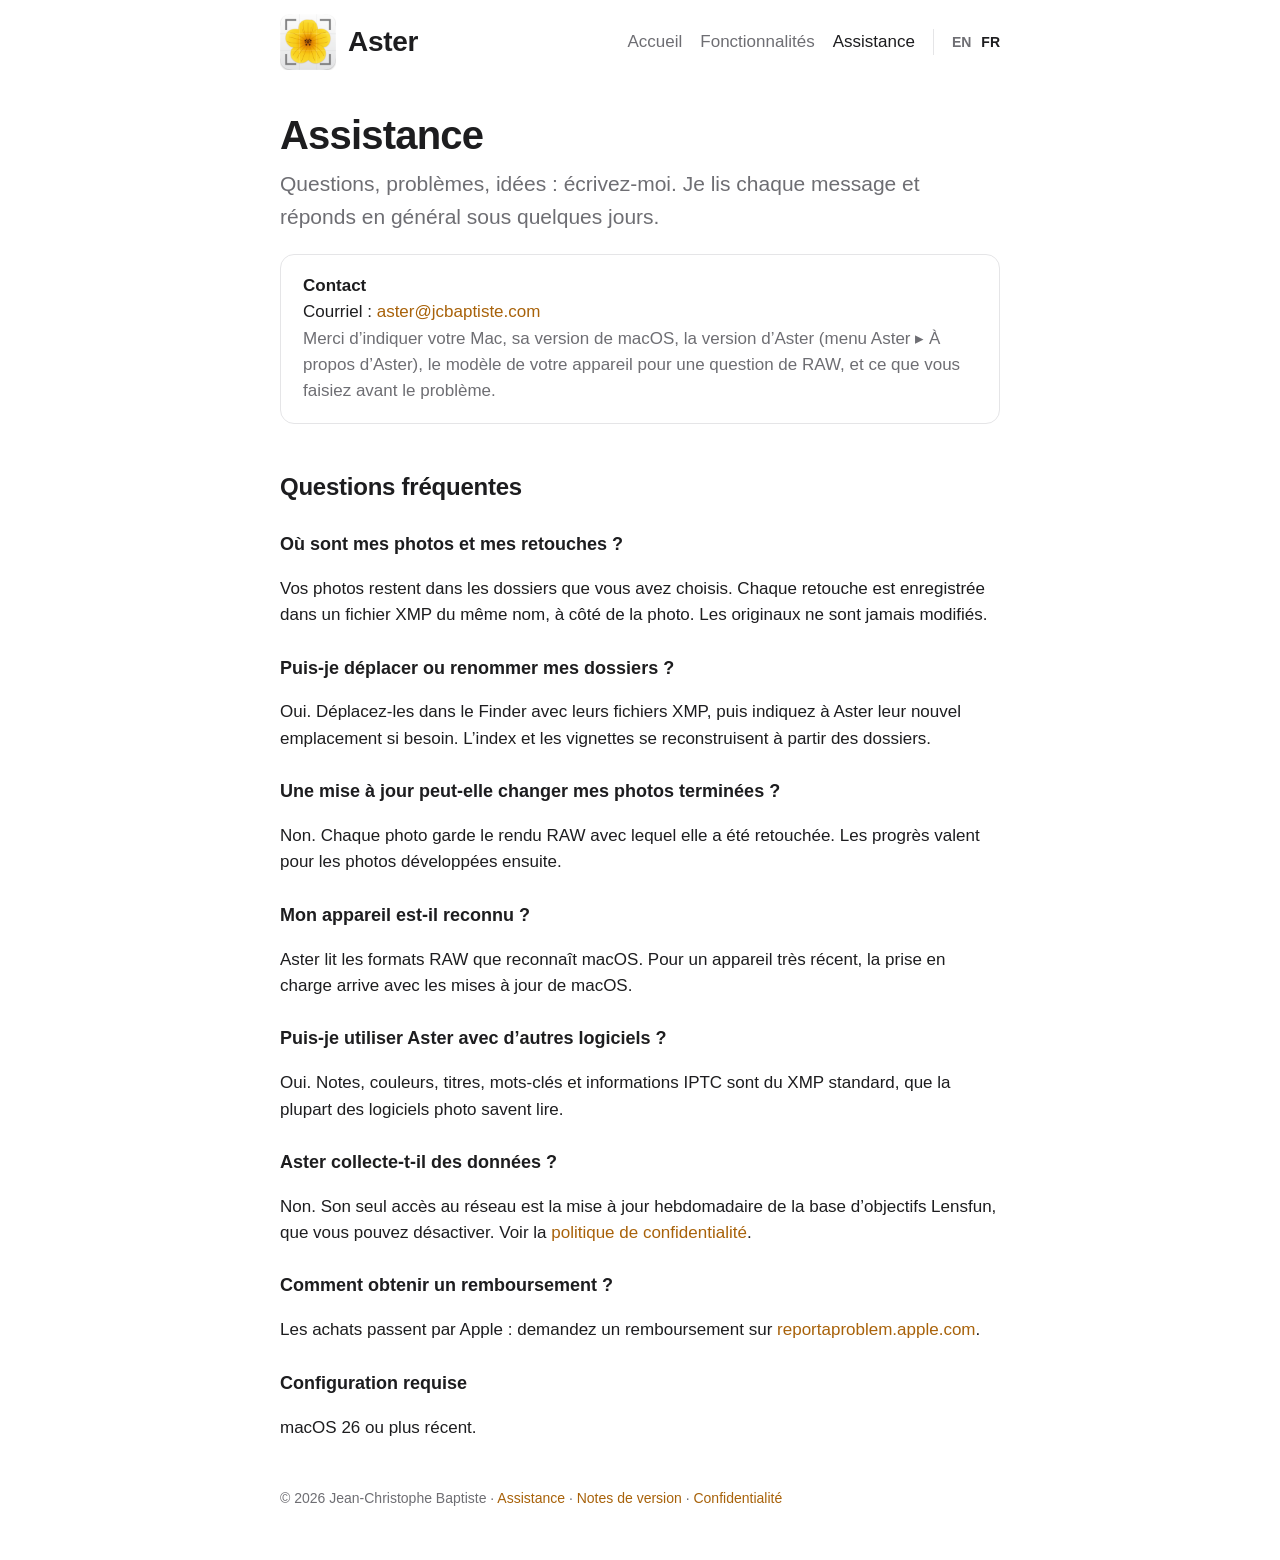
<file: docs/fr/support.html>
<!doctype html>
<html lang="fr">
<head>
  <meta charset="utf-8">
  <meta name="viewport" content="width=device-width, initial-scale=1">
  <title>Assistance Aster</title>
  <meta name="description" content="Aide et contact pour Aster, la photothèque et éditeur RAW pour Mac.">
  <link rel="alternate" hreflang="en" href="https://aster.jcbaptiste.com/support.html">
  <link rel="alternate" hreflang="fr" href="https://aster.jcbaptiste.com/fr/support.html">
  <link rel="alternate" hreflang="x-default" href="https://aster.jcbaptiste.com/support.html">
  <link rel="stylesheet" href="../style.css">
  <link rel="icon" href="../images/icon.png">
  <link rel="apple-touch-icon" href="../images/icon.png">
</head>
<body>
  <header class="site">
    <a class="brand" href="./"><img src="../images/logo.png" alt="">Aster</a>
    <nav><a href="./">Accueil</a><a href="features.html">Fonctionnalités</a><a class="current" href="support.html">Assistance</a><span class="lang"><a href="../support.html" hreflang="en" lang="en">EN</a><a class="current" href="support.html" hreflang="fr" lang="fr">FR</a></span></nav>
  </header>
  <main>
    <h1>Assistance</h1>
    <p class="lede">Questions, problèmes, idées : écrivez-moi. Je lis chaque message et réponds en général sous quelques jours.</p>

    <div class="box">
      <strong>Contact</strong><br>
      Courriel : <a href="mailto:aster@jcbaptiste.com">aster@jcbaptiste.com</a><br>
      <span style="color:var(--muted)">Merci d’indiquer votre Mac, sa version de macOS, la version d’Aster (menu Aster ▸ À propos d’Aster), le modèle de votre appareil pour une question de RAW, et ce que vous faisiez avant le problème.</span>
    </div>

    <h2>Questions fréquentes</h2>
    <h3>Où sont mes photos et mes retouches ?</h3>
    <p>Vos photos restent dans les dossiers que vous avez choisis. Chaque retouche est enregistrée dans un fichier XMP du même nom, à côté de la photo. Les originaux ne sont jamais modifiés.</p>
    <h3>Puis-je déplacer ou renommer mes dossiers ?</h3>
    <p>Oui. Déplacez-les dans le Finder avec leurs fichiers XMP, puis indiquez à Aster leur nouvel emplacement si besoin. L’index et les vignettes se reconstruisent à partir des dossiers.</p>
    <h3>Une mise à jour peut-elle changer mes photos terminées ?</h3>
    <p>Non. Chaque photo garde le rendu RAW avec lequel elle a été retouchée. Les progrès valent pour les photos développées ensuite.</p>
    <h3>Mon appareil est-il reconnu ?</h3>
    <p>Aster lit les formats RAW que reconnaît macOS. Pour un appareil très récent, la prise en charge arrive avec les mises à jour de macOS.</p>
    <h3>Puis-je utiliser Aster avec d’autres logiciels ?</h3>
    <p>Oui. Notes, couleurs, titres, mots-clés et informations IPTC sont du XMP standard, que la plupart des logiciels photo savent lire.</p>
    <h3>Aster collecte-t-il des données ?</h3>
    <p>Non. Son seul accès au réseau est la mise à jour hebdomadaire de la base d’objectifs Lensfun, que vous pouvez désactiver. Voir la <a href="privacy.html">politique de confidentialité</a>.</p>
    <h3>Comment obtenir un remboursement ?</h3>
    <p>Les achats passent par Apple : demandez un remboursement sur <a href="https://reportaproblem.apple.com">reportaproblem.apple.com</a>.</p>
    <h3>Configuration requise</h3>
    <p>macOS 26 ou plus récent.</p>
  </main>
  <footer class="site">
    © 2026 Jean-Christophe Baptiste · <a href="support.html">Assistance</a> · <a href="release-notes.html">Notes de version</a> · <a href="privacy.html">Confidentialité</a>
  </footer>
</body>
</html>
</file>
<file: docs/style.css>
:root {
  --bg: #ffffff;
  --fg: #1d1d1f;
  --muted: #6e6e73;
  --line: #e5e5e7;
  --card: #ffffff;
  --accent: #a8620a;
  color-scheme: light dark;
}
@media (prefers-color-scheme: dark) {
  :root {
    --bg: #161617;
    --fg: #f5f5f7;
    --muted: #a1a1a6;
    --line: #2e2e30;
    --card: #1f1f21;
    --accent: #f0b54a;
  }
}
* { box-sizing: border-box; }
html { -webkit-text-size-adjust: 100%; }
body {
  margin: 0;
  background: var(--bg);
  color: var(--fg);
  font: 17px/1.55 -apple-system, BlinkMacSystemFont, "SF Pro Text", "Helvetica Neue", Helvetica, Arial, sans-serif;
}
a { color: var(--accent); text-decoration: none; }
a:hover { text-decoration: underline; }
header.site, main, footer.site { max-width: 760px; margin: 0 auto; padding: 0 20px; }
header.site {
  display: flex; flex-wrap: wrap; align-items: center; justify-content: space-between; gap: 10px 18px;
  padding-top: 14px; padding-bottom: 14px;
  /* Stays at the top while scrolling: plain background to the window edges, a hairline below. */
  position: sticky; top: 0; z-index: 10;
  background: var(--bg); box-shadow: 0 0 0 100vmax var(--bg), 0 1px 0 100vmax var(--line); clip-path: inset(0 -100vmax -1px);
}
header.site .brand { display: flex; align-items: center; gap: 12px; color: var(--fg); font-weight: 700; font-size: 1.75rem; letter-spacing: -0.01em; }
header.site .brand img { width: 56px; height: 56px; }
header.site nav { display: flex; flex-wrap: wrap; align-items: center; gap: 4px 18px; }
header.site nav a { color: var(--muted); }
header.site nav a.current { color: var(--fg); }
h1 { font-size: 40px; line-height: 1.15; letter-spacing: -0.02em; margin: 28px 0 10px; }
h2 { font-size: 24px; letter-spacing: -0.01em; margin: 44px 0 10px; }
h3 { font-size: 18px; margin: 26px 0 6px; }
p.lede { font-size: 21px; color: var(--muted); margin-top: 0; }
.hero-icon { display: block; width: 128px; height: 128px; margin: 26px 0 0; }
.cta { display: inline-block; margin: 14px 0 6px; padding: 11px 20px; border-radius: 980px;
  background: var(--fg); color: var(--bg); font-weight: 600; }
.cta:hover { text-decoration: none; opacity: .88; }
.cta.soon { background: transparent; color: var(--muted); border: 1px solid var(--line); }
.note { color: var(--muted); font-size: 15px; margin-top: 4px; }
@media (max-width: 640px) { h1 { font-size: 32px; } p.lede { font-size: 19px; } }
.box { background: var(--card); border: 1px solid var(--line); border-radius: 14px; padding: 18px 22px; margin: 18px 0; }
kbd { font: 14px/1 ui-monospace, "SF Mono", Menlo, monospace; padding: 2px 6px; border: 1px solid var(--line);
  border-radius: 5px; background: var(--card); }
code { font: 0.9em ui-monospace, "SF Mono", Menlo, monospace; padding: 1px 5px; border: 1px solid var(--line);
  border-radius: 5px; background: var(--card); }
ul { padding-left: 22px; }
li { margin: 4px 0; }
hr { border: 0; border-top: 1px solid var(--line); margin: 52px 0; }
footer.site { color: var(--muted); font-size: 14px; padding-top: 30px; padding-bottom: 50px; }

/* Language switch */
header.site nav .lang { padding-left: 18px; border-left: 1px solid var(--line); }
header.site nav .lang a { margin-right: 10px; font-size: 14px; font-weight: 600; }
header.site nav .lang a:last-child { margin-right: 0; }
@media (max-width: 640px) { header.site nav .lang { margin-left: auto; padding-left: 0; border-left: 0; } }

/* Screenshot placeholders: to be replaced by images without personal photos */
.placeholder { display: flex; align-items: center; justify-content: center; text-align: center;
  aspect-ratio: 16 / 10; margin: 34px 0 6px; padding: 20px; border: 2px dashed var(--line); border-radius: 12px;
  color: var(--muted); font-size: 15px; background: var(--card); }
figure { margin: 30px 0; }
figure img { display: block; width: 100%; height: auto; border-radius: 10px; }
figcaption { color: var(--muted); font-size: 14px; margin-top: 8px; text-align: center; }

/* Feature grid */
.grid { display: grid; grid-template-columns: repeat(2, 1fr); gap: 0 28px; }
.grid h3 { margin-top: 22px; }
.grid p { margin-top: 0; }
@media (max-width: 640px) { .grid { grid-template-columns: 1fr; } }

/* Release notes */
.release h2 { display: flex; align-items: baseline; gap: 12px; flex-wrap: wrap; }
.release h2 small { color: var(--muted); font-size: 15px; font-weight: 400; }

/* Phone: a more compact sticky header */
@media (max-width: 640px) {
  header.site { padding-top: 10px; padding-bottom: 10px; }
  header.site .brand { font-size: 1.5rem; }
  header.site .brand img { width: 44px; height: 44px; }
  header.site nav { width: 100%; gap: 4px 14px; font-size: 15px; }
}
</file>
